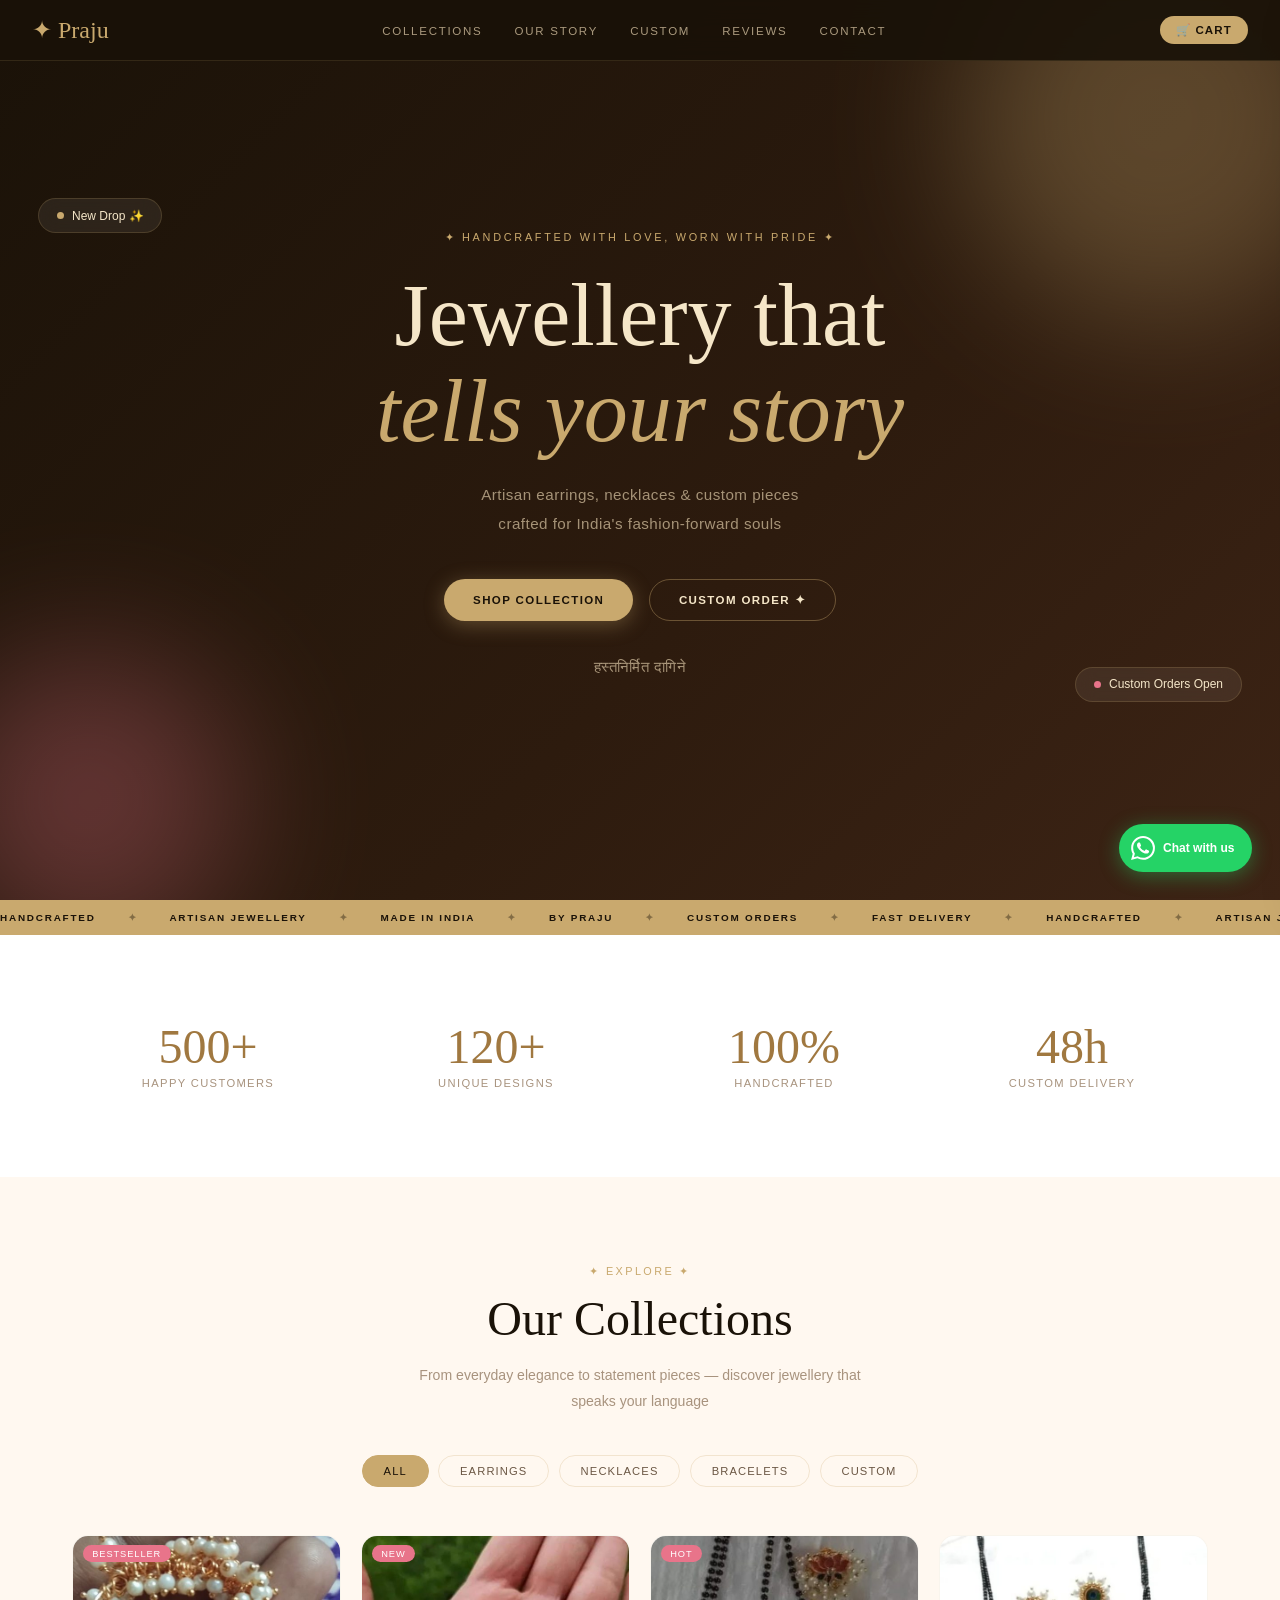
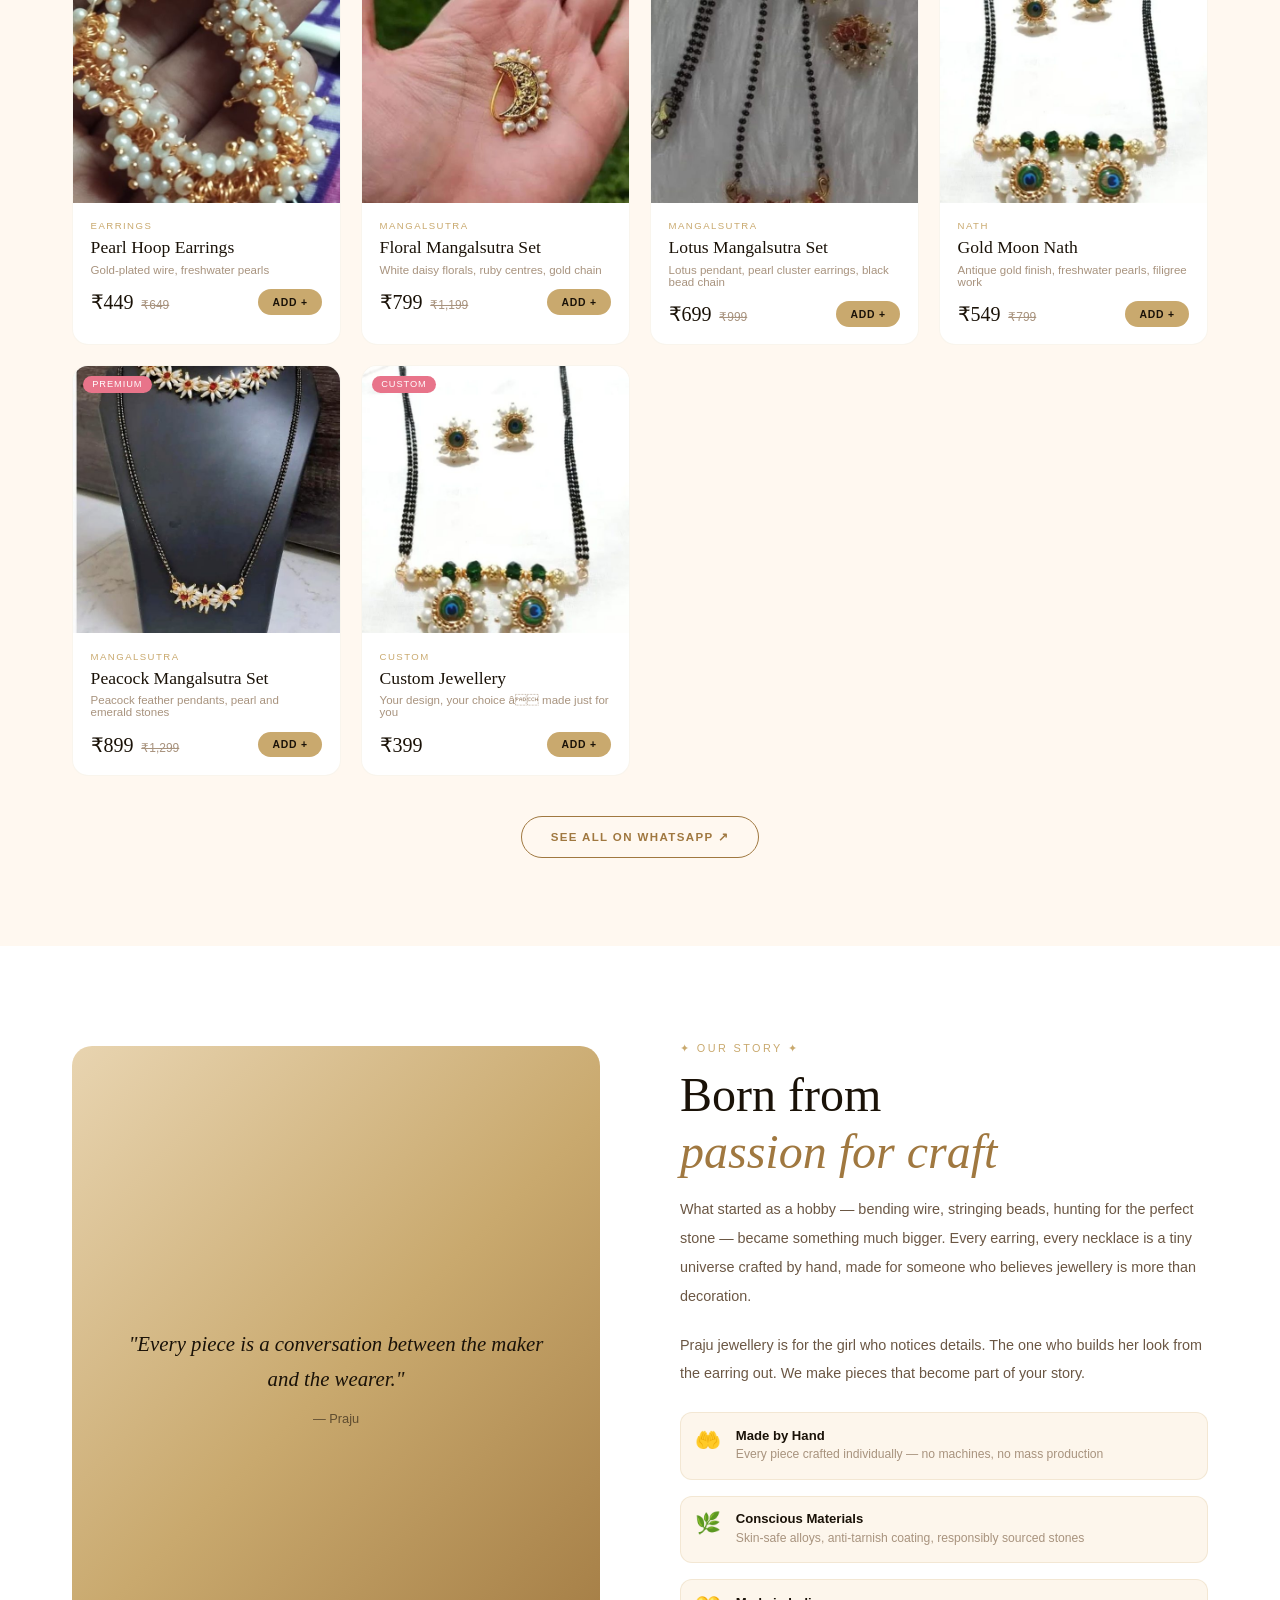
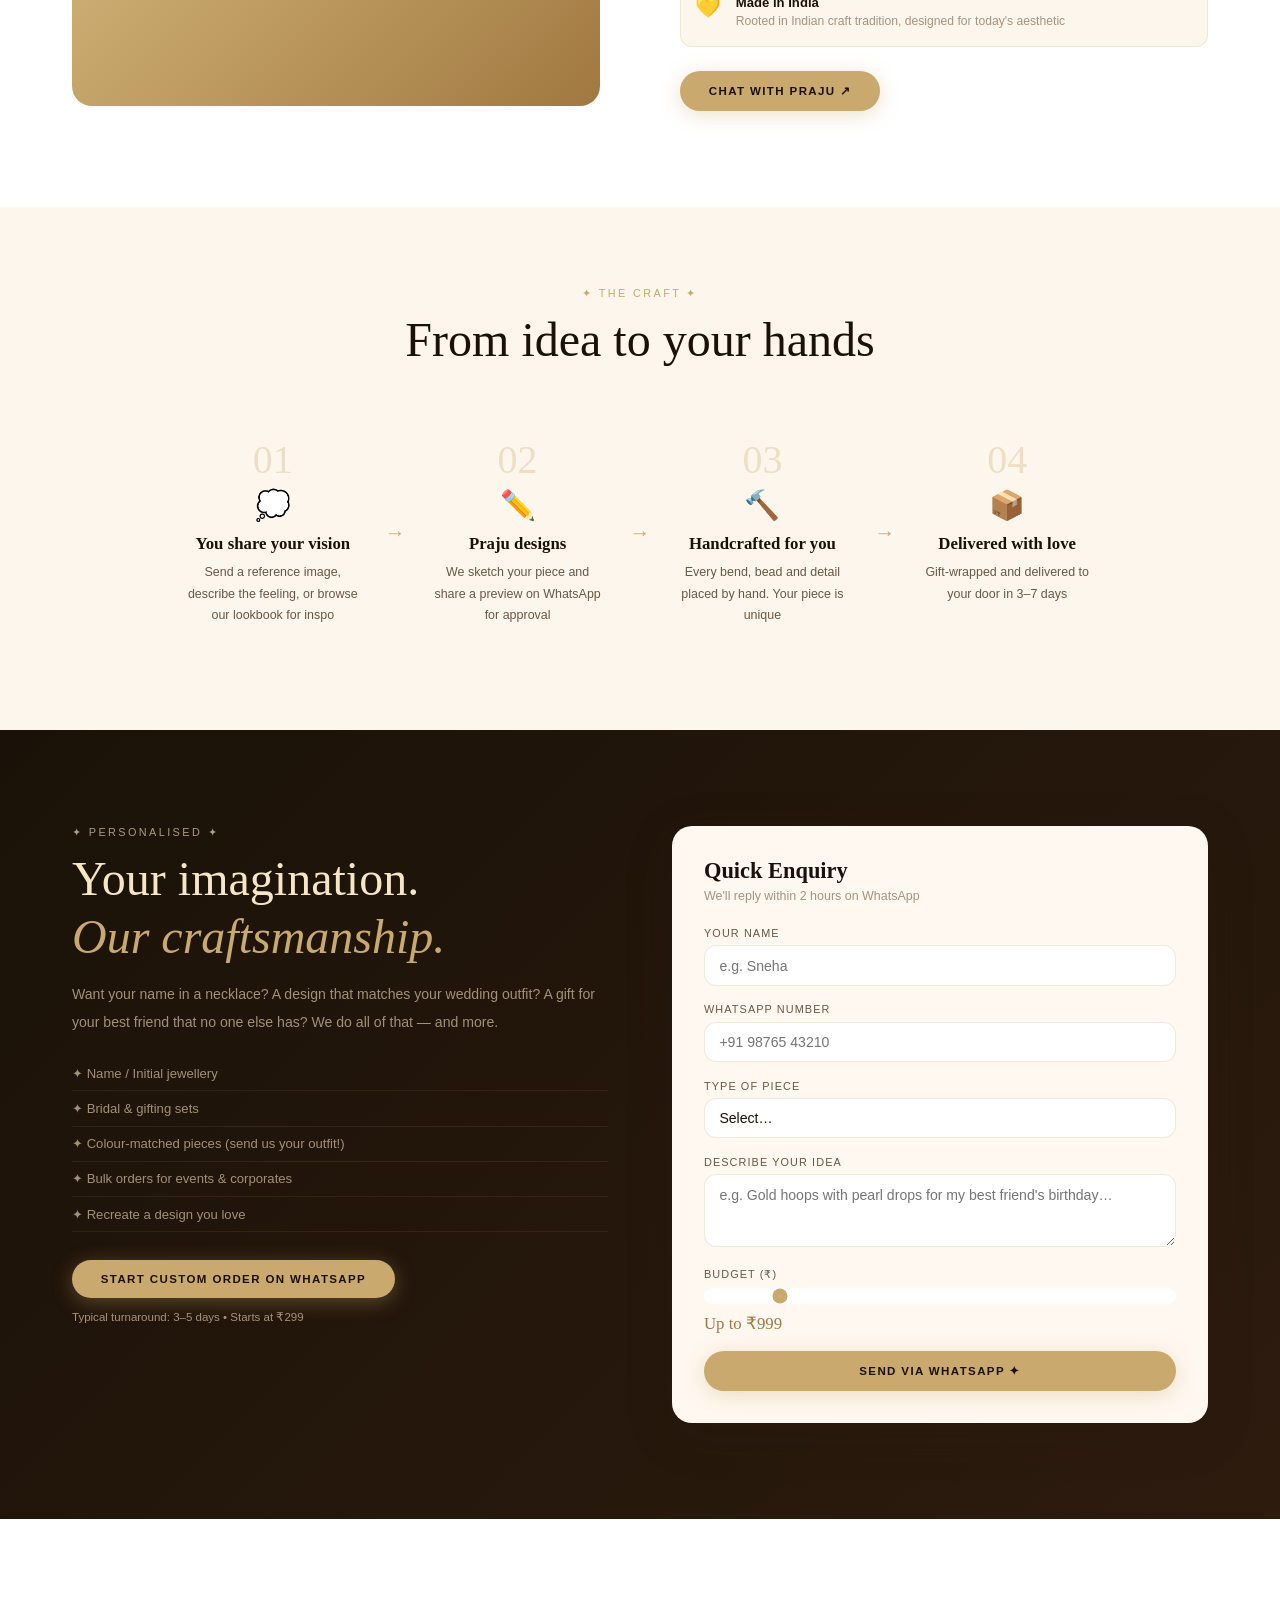
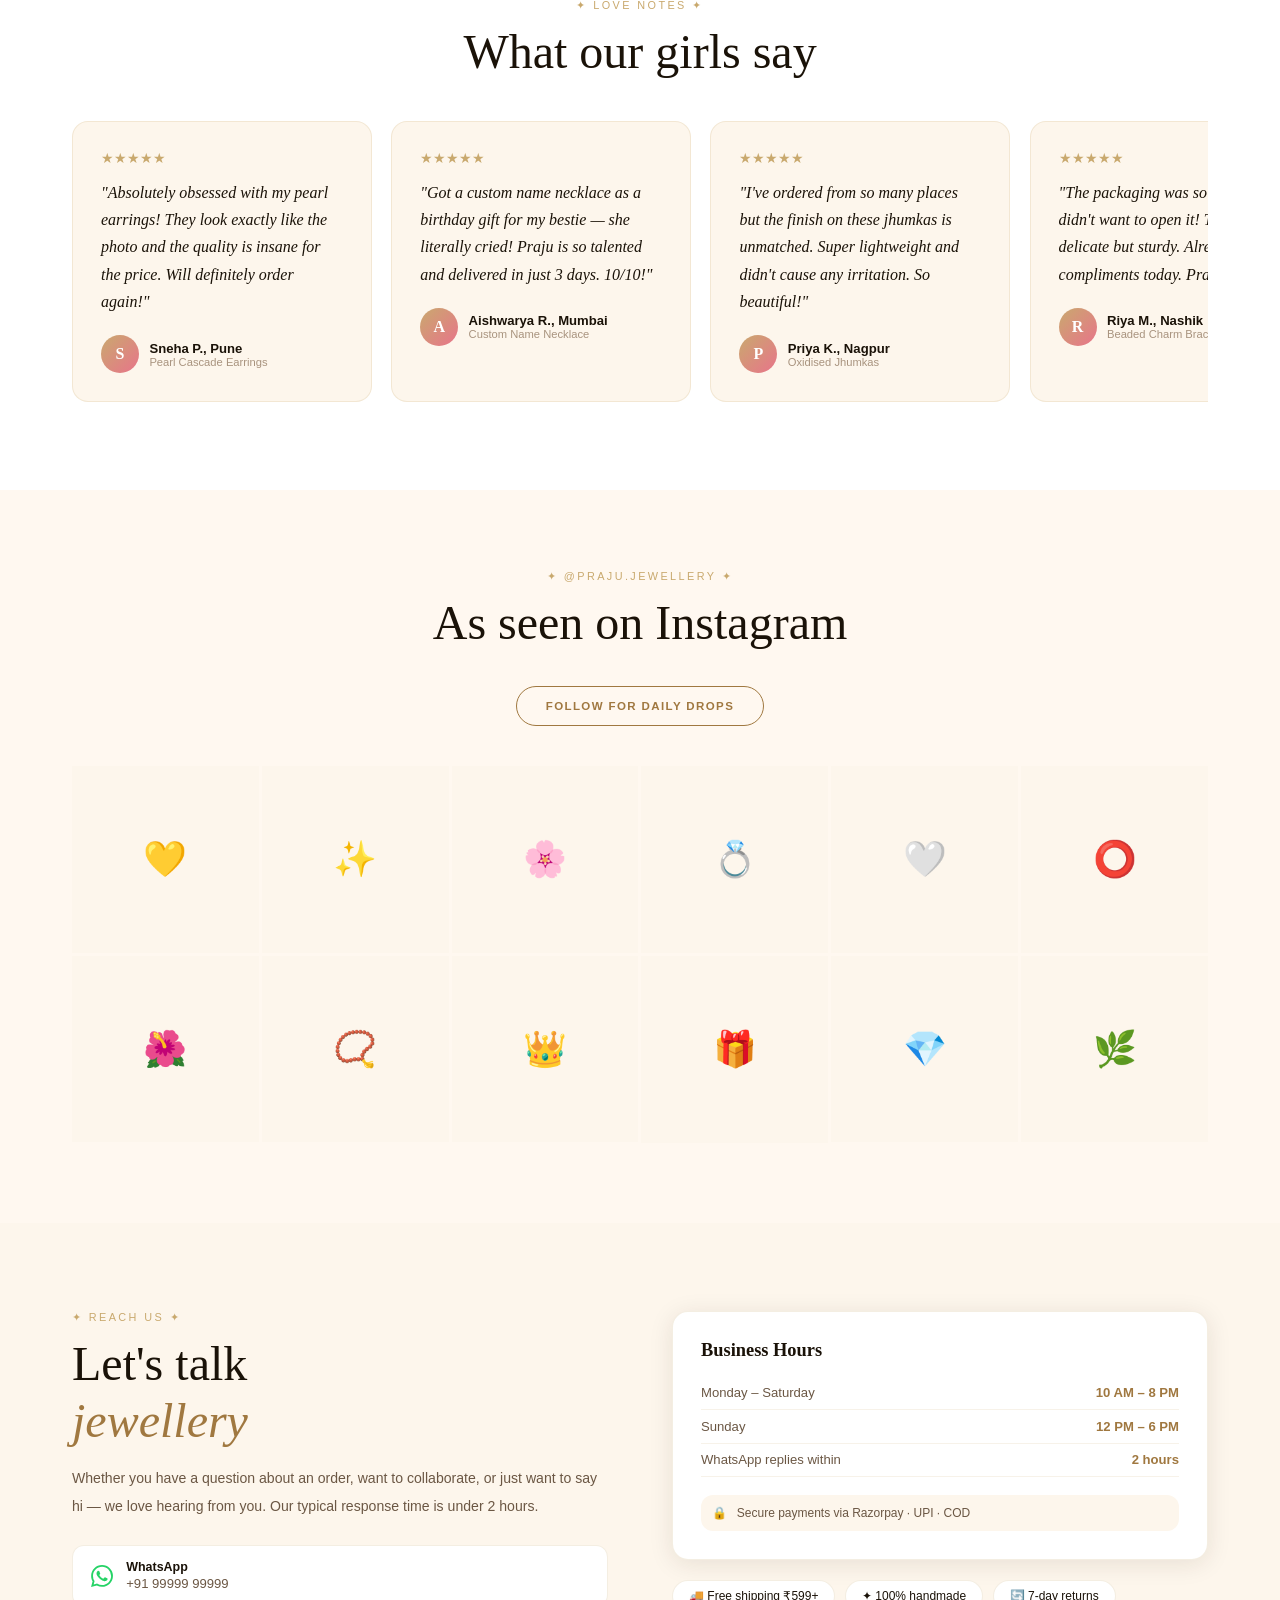
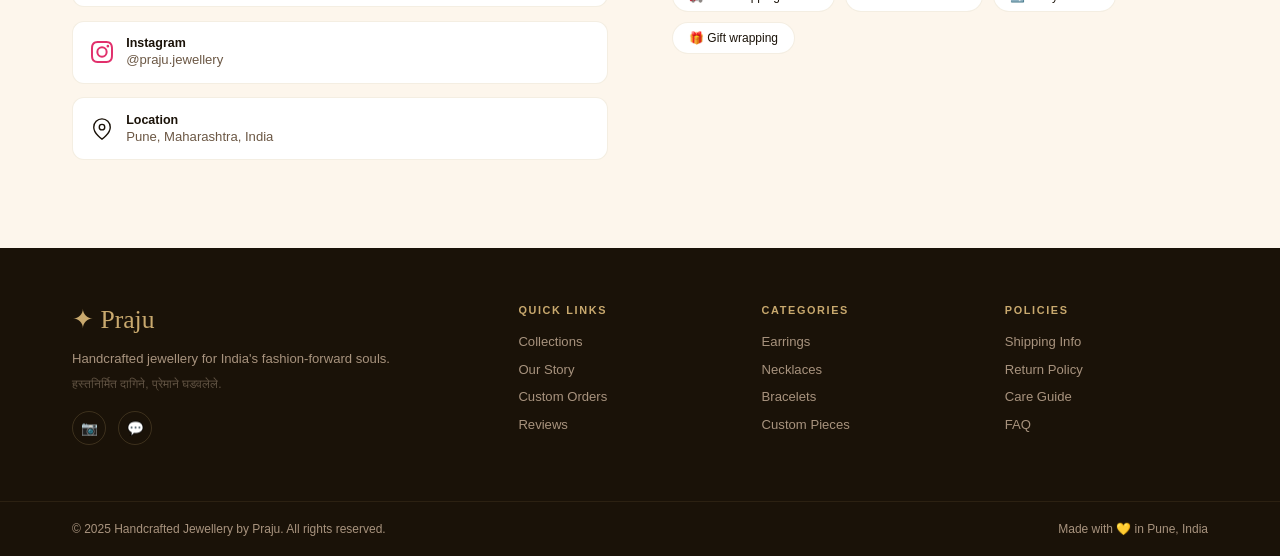
<file: index.html>
<!DOCTYPE html>
<html lang="en">
<head>
<meta charset="UTF-8"/>
<meta name="viewport" content="width=device-width, initial-scale=1.0"/>
<meta name="description" content="Handcrafted Jewellery by Praju — Artisan earrings, necklaces, bracelets & custom pieces. Made with love in India."/>
<title>Handcrafted Jewellery by Praju ✦</title>
<link rel="icon" href="data:image/svg+xml,<svg xmlns='http://www.w3.org/2000/svg' viewBox='0 0 100 100'><text y='.9em' font-size='90'>💛</text></svg>"/>
<style>
/* ── TOKENS ── */
:root{
  --gold:#C9A96E;--gold-d:#A07840;--gold-l:#F5E6C8;--gold-p:#FDF6EC;
  --rose:#E8748A;--rose-l:#FCE4EC;
  --ink:#1A1208;--mid:#6B5744;--muted:#A8937E;
  --cream:#FFF8F0;--white:#fff;
  --ff:'Georgia',serif;--ffs:'Segoe UI',Arial,sans-serif;
  --r:12px;--rr:999px;
  --sh:0 4px 24px rgba(45,27,14,.1);--sh2:0 12px 48px rgba(45,27,14,.18);
}
*,*::before,*::after{box-sizing:border-box;margin:0;padding:0}
html{scroll-behavior:smooth}
body{font-family:var(--ffs);background:var(--cream);color:var(--ink);overflow-x:hidden}
a{text-decoration:none;color:inherit}
img{display:block;max-width:100%}
button{border:none;background:none;font-family:inherit;cursor:pointer}
::selection{background:var(--gold-l)}

/* ── NAV ── */
nav{
  position:fixed;top:0;left:0;right:0;z-index:100;
  display:flex;align-items:center;justify-content:space-between;
  padding:1rem 2rem;background:rgba(26,18,8,.92);backdrop-filter:blur(12px);
  border-bottom:1px solid rgba(201,169,110,.15);
}
.logo{font-family:var(--ff);font-size:1.5rem;color:var(--gold);display:flex;align-items:center;gap:.4rem}
.nav-links{display:flex;gap:2rem;list-style:none}
.nav-links a{font-size:.72rem;letter-spacing:.15em;text-transform:uppercase;color:rgba(232,212,176,.7);transition:color .2s}
.nav-links a:hover{color:var(--gold)}
.nav-right{display:flex;align-items:center;gap:1rem}
.cart-btn{
  position:relative;background:var(--gold);color:var(--ink);
  border-radius:var(--rr);padding:.45rem 1rem;font-size:.72rem;
  letter-spacing:.1em;text-transform:uppercase;font-weight:700;
  display:flex;align-items:center;gap:.4rem;cursor:pointer;
}
.cart-btn:hover{background:var(--gold-d);color:#fff}
#cartCount{
  background:var(--rose);color:#fff;border-radius:50%;
  width:18px;height:18px;font-size:.62rem;display:none;
  align-items:center;justify-content:center;
}
#cartCount.show{display:flex}
.burger{display:none;flex-direction:column;gap:5px;padding:4px}
.burger span{display:block;width:22px;height:1.5px;background:var(--gold)}
@media(max-width:768px){
  nav{padding:.85rem 1.2rem}
  .nav-links{
    display:none;position:fixed;top:0;right:0;width:70vw;height:100vh;
    background:var(--ink);flex-direction:column;justify-content:center;
    align-items:center;gap:2.5rem;
  }
  .nav-links.open{display:flex}
  .nav-links a{color:var(--gold-l);font-size:.85rem}
  .burger{display:flex}
}

/* ── HERO ── */
.hero{
  min-height:100vh;display:flex;align-items:center;justify-content:center;
  background:linear-gradient(135deg,#1A1208 0%,#2D1B0E 60%,#3D2415 100%);
  position:relative;overflow:hidden;padding:6rem 1.5rem 3rem;text-align:center;
}
.hero-orb{
  position:absolute;border-radius:50%;filter:blur(70px);opacity:.3;
  pointer-events:none;
}
.hero-orb-1{width:400px;height:400px;background:var(--gold);top:-80px;right:-80px;animation:float 8s ease-in-out infinite}
.hero-orb-2{width:300px;height:300px;background:var(--rose);bottom:-50px;left:-60px;animation:float 10s ease-in-out infinite reverse}
@keyframes float{0%,100%{transform:translateY(0)}50%{transform:translateY(-20px)}}
.hero-content{position:relative;z-index:2;max-width:720px;margin:0 auto}
.hero-tag{
  display:inline-block;font-size:.68rem;letter-spacing:.25em;text-transform:uppercase;
  color:var(--gold);margin-bottom:1.5rem;
}
.hero h1{
  font-family:var(--ff);font-size:clamp(2.8rem,9vw,5.5rem);font-weight:400;
  color:var(--gold-l);line-height:1.1;margin-bottom:1.25rem;
}
.hero h1 em{font-style:italic;color:var(--gold)}
.hero p{
  color:rgba(232,212,176,.65);font-size:.95rem;line-height:1.9;
  margin-bottom:2.5rem;letter-spacing:.03em;
}
.hero-btns{display:flex;gap:1rem;justify-content:center;flex-wrap:wrap}
.hero-marathi{
  margin-top:2rem;font-size:.85rem;
  color:rgba(201,169,110,.4);letter-spacing:.1em;
}
.float-pill{
  position:absolute;background:rgba(255,255,255,.07);backdrop-filter:blur(10px);
  border:1px solid rgba(201,169,110,.2);border-radius:var(--rr);
  padding:.6rem 1.1rem;color:var(--gold-l);font-size:.75rem;
  display:flex;align-items:center;gap:.5rem;
}
.float-pill-dot{width:7px;height:7px;border-radius:50%;animation:pulse 2s ease-in-out infinite}
@keyframes pulse{0%,100%{transform:scale(1);opacity:1}50%{transform:scale(1.5);opacity:.5}}
.fp1{top:22%;left:3%;animation:floatc 7s ease-in-out infinite}
.fp2{bottom:22%;right:3%;animation:floatc 9s ease-in-out infinite reverse}
@keyframes floatc{0%,100%{transform:translateY(0)}50%{transform:translateY(-10px)}}
@media(max-width:600px){.float-pill{display:none}}

/* ── MARQUEE ── */
.marquee{overflow:hidden;background:var(--gold);padding:.75rem 0}
.marquee-inner{
  display:flex;gap:2rem;white-space:nowrap;
  animation:marquee 22s linear infinite;
}
.marquee-inner span{font-size:.62rem;letter-spacing:.18em;color:var(--ink);font-weight:700}
.marquee-dot{opacity:.4}
@keyframes marquee{from{transform:translateX(0)}to{transform:translateX(-50%)}}

/* ── BUTTONS ── */
.btn{
  display:inline-flex;align-items:center;gap:.4rem;
  padding:.8rem 1.8rem;border-radius:var(--rr);
  font-size:.72rem;letter-spacing:.12em;text-transform:uppercase;font-weight:700;
  transition:all .25s ease;white-space:nowrap;cursor:pointer;
}
.btn-gold{background:var(--gold);color:var(--ink);box-shadow:0 4px 20px rgba(201,169,110,.35)}
.btn-gold:hover{background:var(--gold-d);color:#fff;transform:translateY(-2px)}
.btn-ghost{background:transparent;color:var(--gold-l);border:1px solid rgba(201,169,110,.4)}
.btn-ghost:hover{background:rgba(201,169,110,.1);border-color:var(--gold)}
.btn-outline{border:1px solid var(--gold-d);color:var(--gold-d)}
.btn-outline:hover{background:var(--gold-d);color:#fff}
.btn-wa{background:#25D366;color:#fff;box-shadow:0 4px 20px rgba(37,211,102,.35)}
.btn-wa:hover{background:#1EBE58;transform:translateY(-2px)}
.btn-full{width:100%;justify-content:center}

/* ── SECTION HEADER ── */
.sec{padding:5rem 0}
.container{max-width:1200px;margin:0 auto;padding:0 2rem}
@media(max-width:600px){.container{padding:0 1.1rem}}
.sec-eyebrow{font-size:.68rem;letter-spacing:.22em;text-transform:uppercase;color:var(--gold);margin-bottom:.7rem;display:block}
.sec-title{font-family:var(--ff);font-size:clamp(2rem,5vw,3rem);font-weight:400;color:var(--ink);line-height:1.2;margin-bottom:.9rem}
.sec-title em{font-style:italic;color:var(--gold-d)}
.sec-sub{color:var(--muted);font-size:.88rem;line-height:1.9;max-width:480px}
.text-center{text-align:center}
.text-center .sec-sub{margin:0 auto}

/* ── STATS ── */
.stats{background:var(--white);padding:4rem 0}
.stats-grid{display:grid;grid-template-columns:repeat(4,1fr);gap:1rem;text-align:center}
.stat{padding:1.5rem}
.stat-num{font-family:var(--ff);font-size:3rem;color:var(--gold-d);line-height:1}
.stat-label{font-size:.7rem;letter-spacing:.12em;text-transform:uppercase;color:var(--muted);margin-top:.4rem}
@media(max-width:600px){.stats-grid{grid-template-columns:repeat(2,1fr)}}

/* ── PRODUCTS ── */
.products{padding:5.5rem 0;background:var(--cream)}
.filter-tabs{display:flex;gap:.6rem;flex-wrap:wrap;justify-content:center;margin-bottom:3rem}
.ftab{
  padding:.55rem 1.3rem;border-radius:var(--rr);border:1px solid rgba(201,169,110,.25);
  font-size:.7rem;letter-spacing:.1em;text-transform:uppercase;color:var(--mid);
  transition:all .2s ease;cursor:pointer;
}
.ftab:hover,.ftab.active{background:var(--gold);color:var(--ink);border-color:var(--gold)}
.grid{display:grid;grid-template-columns:repeat(auto-fill,minmax(240px,1fr));gap:1.25rem}
.card{
  background:var(--white);border-radius:16px;overflow:hidden;
  border:1px solid rgba(201,169,110,.12);
  transition:transform .3s ease,box-shadow .3s ease;
}
.card:hover{transform:translateY(-5px);box-shadow:var(--sh2)}
.card-img{
  aspect-ratio:1;background:var(--gold-p);display:flex;
  align-items:center;justify-content:center;font-size:3.5rem;
  position:relative;overflow:hidden;transition:transform .3s ease;
}
.card:hover .card-img{transform:scale(1.04)}
.card-badge{
  position:absolute;top:.6rem;left:.6rem;
  background:var(--rose);color:#fff;
  font-size:.58rem;letter-spacing:.1em;text-transform:uppercase;
  padding:.22rem .6rem;border-radius:var(--rr);
}
.badge-new{background:var(--gold-d)}
.card-body{padding:1.1rem}
.card-cat{font-size:.6rem;letter-spacing:.15em;text-transform:uppercase;color:var(--gold);margin-bottom:.3rem}
.card-name{font-family:var(--ff);font-size:1.1rem;color:var(--ink);margin-bottom:.25rem;line-height:1.35}
.card-mat{font-size:.72rem;color:var(--muted);margin-bottom:.85rem}
.card-footer{display:flex;align-items:center;justify-content:space-between;gap:.5rem}
.card-price{font-family:var(--ff);font-size:1.25rem;color:var(--ink)}
.card-compare{font-size:.75rem;color:var(--muted);text-decoration:line-through;margin-left:.2rem}
.add-btn{
  background:var(--gold);color:var(--ink);border-radius:var(--rr);
  padding:.45rem .9rem;font-size:.65rem;letter-spacing:.08em;
  text-transform:uppercase;font-weight:700;transition:all .2s;cursor:pointer;
}
.add-btn:hover{background:var(--gold-d);color:#fff}
.products-more{text-align:center;margin-top:2.5rem}

/* ── STORY ── */
.story{padding:6rem 0;background:var(--white)}
.story-grid{display:grid;grid-template-columns:1fr 1fr;gap:5rem;align-items:center}
.story-visual{
  aspect-ratio:4/5;border-radius:20px;
  background:linear-gradient(135deg,#E8D4B0 0%,var(--gold) 50%,var(--gold-d) 100%);
  display:flex;align-items:center;justify-content:center;text-align:center;
  padding:2.5rem;
}
.story-quote{font-family:var(--ff);font-size:1.3rem;color:var(--ink);line-height:1.7;font-style:italic;margin-bottom:.75rem}
.story-author{font-size:.8rem;color:rgba(26,18,8,.6)}
.story-body{color:var(--mid);line-height:2;font-size:.9rem;margin-bottom:1.25rem}
.pillars{display:flex;flex-direction:column;gap:1rem;margin:1.5rem 0}
.pillar{
  display:flex;align-items:flex-start;gap:.9rem;
  padding:.9rem;border-radius:var(--r);
  background:var(--gold-p);border:1px solid rgba(201,169,110,.2);
}
.pillar-icon{font-size:1.3rem;flex-shrink:0}
.pillar strong{display:block;font-size:.82rem;color:var(--ink);margin-bottom:.15rem}
.pillar p{font-size:.76rem;color:var(--muted);line-height:1.6}
@media(max-width:900px){.story-grid{grid-template-columns:1fr;gap:2.5rem}}

/* ── PROCESS ── */
.process{padding:5rem 0;background:var(--gold-p)}
.steps{display:flex;align-items:flex-start;gap:.5rem;flex-wrap:wrap;justify-content:center}
.step{flex:1;min-width:160px;max-width:200px;text-align:center;padding:1.5rem .8rem}
.step-num{font-family:var(--ff);font-size:2.5rem;color:rgba(201,169,110,.3);line-height:1;margin-bottom:.5rem}
.step-icon{font-size:1.8rem;margin-bottom:.75rem}
.step h3{font-family:var(--ff);font-size:1.05rem;color:var(--ink);margin-bottom:.5rem;font-weight:600}
.step p{font-size:.78rem;color:var(--mid);line-height:1.7}
.step-arrow{font-size:1.3rem;color:var(--gold);align-self:center;padding:0 .25rem}
@media(max-width:700px){.step-arrow{display:none}}

/* ── CUSTOM ── */
.custom-sec{
  padding:6rem 0;
  background:linear-gradient(135deg,#1A1208 0%,#2D1B0E 100%);
}
.custom-grid{display:grid;grid-template-columns:1fr 1fr;gap:4rem;align-items:start}
.custom-eyebrow{color:rgba(232,212,176,.7) !important}
.custom-title{color:var(--gold-l)}
.custom-title em{color:var(--gold)}
.custom-body{color:rgba(232,212,176,.65);line-height:2;font-size:.88rem;margin-bottom:1.25rem}
.custom-list{list-style:none;margin-bottom:1.75rem}
.custom-list li{
  color:rgba(232,212,176,.65);font-size:.82rem;
  padding:.6rem 0;border-bottom:1px solid rgba(201,169,110,.1);
}
.custom-note{font-size:.72rem;color:var(--muted);margin-top:.6rem}
.form-card{background:var(--cream);border-radius:20px;padding:2rem;box-shadow:var(--sh2)}
.form-card h3{font-family:var(--ff);font-size:1.4rem;color:var(--ink);margin-bottom:.3rem}
.form-card p{font-size:.78rem;color:var(--muted);margin-bottom:1.5rem}
.fg{margin-bottom:1.1rem}
.fg label{display:block;font-size:.68rem;letter-spacing:.1em;text-transform:uppercase;color:var(--mid);margin-bottom:.4rem}
.fg input,.fg textarea,.fg select{
  width:100%;padding:.7rem .9rem;border:1px solid rgba(201,169,110,.25);
  border-radius:var(--r);background:var(--white);color:var(--ink);font-size:.88rem;
  outline:none;font-family:inherit;transition:border-color .2s;appearance:none;
}
.fg input:focus,.fg textarea:focus,.fg select:focus{border-color:var(--gold)}
.fg input[type="range"]{padding:0;border:none;accent-color:var(--gold)}
.budget-val{font-family:var(--ff);font-size:1.05rem;color:var(--gold-d);margin-top:.3rem}
@media(max-width:900px){.custom-grid{grid-template-columns:1fr;gap:2.5rem}}

/* ── REVIEWS ── */
.reviews{padding:5rem 0;background:var(--white)}
.reviews-track{
  display:flex;gap:1.2rem;overflow-x:auto;scroll-snap-type:x mandatory;
  scrollbar-width:none;padding-bottom:.5rem;
}
.reviews-track::-webkit-scrollbar{display:none}
.rev-card{
  flex-shrink:0;width:300px;scroll-snap-align:start;
  background:var(--gold-p);border-radius:16px;padding:1.75rem;
  border:1px solid rgba(201,169,110,.2);
}
.rev-stars{color:var(--gold);margin-bottom:.85rem;font-size:.9rem}
.rev-text{font-family:var(--ff);font-size:1rem;color:var(--ink);line-height:1.7;font-style:italic;margin-bottom:1.25rem}
.rev-foot{display:flex;align-items:center;gap:.65rem}
.rev-avatar{
  width:38px;height:38px;border-radius:50%;
  background:linear-gradient(135deg,var(--gold),var(--rose));
  display:flex;align-items:center;justify-content:center;
  color:#fff;font-weight:700;font-family:var(--ff);font-size:1rem;flex-shrink:0;
}
.rev-name{font-size:.82rem;font-weight:700;color:var(--ink)}
.rev-meta{font-size:.7rem;color:var(--muted)}

/* ── INSTAGRAM ── */
.insta{padding:5rem 0;background:var(--cream)}
.insta-header{text-align:center;margin-bottom:2.5rem}
.insta-header .btn{margin-top:1.25rem}
.insta-grid{
  display:grid;grid-template-columns:repeat(6,1fr);gap:3px;
}
.insta-item{
  aspect-ratio:1;background:var(--gold-p);display:flex;
  align-items:center;justify-content:center;font-size:2.2rem;
  overflow:hidden;cursor:pointer;position:relative;
}
.insta-item-inner{transition:transform .3s ease}
.insta-item:hover .insta-item-inner{transform:scale(1.1)}
.insta-overlay{
  position:absolute;inset:0;background:rgba(26,18,8,.55);
  display:flex;align-items:center;justify-content:center;
  opacity:0;transition:opacity .3s;font-size:.65rem;
  letter-spacing:.1em;text-transform:uppercase;color:#fff;
}
.insta-item:hover .insta-overlay{opacity:1}
@media(max-width:600px){.insta-grid{grid-template-columns:repeat(3,1fr)}}

/* ── CONTACT ── */
.contact{padding:5.5rem 0;background:var(--gold-p)}
.contact-grid{display:grid;grid-template-columns:1fr 1fr;gap:4rem;align-items:start}
.contact-body{color:var(--mid);line-height:2;font-size:.88rem;margin-bottom:1.5rem}
.contact-methods{display:flex;flex-direction:column;gap:.85rem}
.cmethod{
  display:flex;align-items:center;gap:.85rem;
  padding:.9rem 1.1rem;border-radius:var(--r);
  background:var(--white);border:1px solid rgba(201,169,110,.2);
  transition:all .25s;
}
.cmethod:hover{transform:translateX(3px);box-shadow:var(--sh)}
.cmethod-wa{color:#25D366}
.cmethod-wa:hover{background:#f0fff4;border-color:#25D366}
.cmethod-ig{color:#E1306C}
.cmethod-ig:hover{background:#fff0f5;border-color:#E1306C}
.cmethod strong{display:block;font-size:.78rem;color:var(--ink)}
.cmethod span{font-size:.82rem;color:var(--mid)}
.hours-card{background:var(--white);border-radius:16px;padding:1.75rem;border:1px solid rgba(201,169,110,.2);box-shadow:var(--sh)}
.hours-card h3{font-family:var(--ff);font-size:1.15rem;color:var(--ink);margin-bottom:1rem}
.hrow{display:flex;justify-content:space-between;padding:.55rem 0;border-bottom:1px solid rgba(201,169,110,.15);font-size:.82rem;color:var(--mid)}
.hrow:last-child{border-bottom:none}
.htime{font-weight:700;color:var(--gold-d)}
.guarantee{display:flex;align-items:center;gap:.6rem;margin-top:1.1rem;padding:.7rem;background:var(--gold-p);border-radius:var(--r);font-size:.75rem;color:var(--mid)}
.badges{display:flex;flex-wrap:wrap;gap:.6rem;margin-top:1.25rem}
.badge{padding:.5rem 1rem;border-radius:var(--rr);background:var(--white);border:1px solid rgba(201,169,110,.2);font-size:.75rem;color:var(--ink)}
@media(max-width:900px){.contact-grid{grid-template-columns:1fr;gap:2.5rem}}

/* ── FOOTER ── */
footer{background:var(--ink)}
.footer-top{padding:3.5rem 0}
.footer-grid{display:grid;grid-template-columns:2fr 1fr 1fr 1fr;gap:2.5rem}
.footer-logo{font-family:var(--ff);font-size:1.6rem;color:var(--gold);margin-bottom:.75rem}
.footer-tag{font-size:.82rem;color:var(--muted);line-height:1.8;margin-bottom:.4rem}
.footer-mr{font-size:.75rem;color:rgba(168,147,126,.5);margin-bottom:1.25rem}
.footer-social{display:flex;gap:.75rem}
.footer-social a{
  width:34px;height:34px;border-radius:50%;border:1px solid rgba(201,169,110,.2);
  color:var(--muted);display:flex;align-items:center;justify-content:center;font-size:.85rem;
  transition:all .2s;
}
.footer-social a:hover{background:var(--gold);border-color:var(--gold);color:var(--ink)}
.footer-col h4{font-size:.68rem;letter-spacing:.15em;text-transform:uppercase;color:var(--gold);margin-bottom:1rem}
.footer-col ul{list-style:none;display:flex;flex-direction:column;gap:.6rem}
.footer-col a{font-size:.82rem;color:var(--muted);transition:color .2s}
.footer-col a:hover{color:var(--gold-l)}
.footer-bottom{border-top:1px solid rgba(201,169,110,.1);padding:1.25rem 0}
.footer-bottom-inner{display:flex;justify-content:space-between;align-items:center;flex-wrap:wrap;gap:.75rem;font-size:.75rem;color:var(--muted)}
@media(max-width:900px){.footer-grid{grid-template-columns:1fr 1fr}}
@media(max-width:480px){.footer-grid{grid-template-columns:1fr}}

/* ── WA FAB ── */
.wa-fab{
  position:fixed;bottom:1.75rem;right:1.75rem;z-index:90;
  background:#25D366;color:#fff;border-radius:var(--rr);
  padding:.75rem 1.1rem .75rem .75rem;display:flex;align-items:center;gap:.5rem;
  box-shadow:0 4px 20px rgba(37,211,102,.4);transition:all .25s;font-size:.75rem;font-weight:700;
}
.wa-fab:hover{transform:translateY(-3px);box-shadow:0 8px 30px rgba(37,211,102,.5)}
.wa-fab svg{flex-shrink:0}
@media(max-width:480px){.wa-fab span{display:none}.wa-fab{border-radius:50%;padding:.85rem}}

/* ── CART SIDEBAR ── */
.cart-overlay{position:fixed;inset:0;background:rgba(26,18,8,.6);z-index:150;opacity:0;visibility:hidden;transition:all .3s;backdrop-filter:blur(4px)}
.cart-overlay.open{opacity:1;visibility:visible}
.cart-sidebar{
  position:fixed;top:0;right:-420px;width:100%;max-width:390px;height:100vh;
  background:var(--cream);z-index:160;display:flex;flex-direction:column;
  transition:right .35s cubic-bezier(.25,.46,.45,.94);box-shadow:var(--sh2);
}
.cart-sidebar.open{right:0}
.cart-head{display:flex;align-items:center;justify-content:space-between;padding:1.25rem 1.5rem;border-bottom:1px solid rgba(201,169,110,.2)}
.cart-head h3{font-family:var(--ff);font-size:1.3rem;color:var(--ink)}
.cart-close{font-size:1.2rem;color:var(--muted);transition:color .2s;cursor:pointer}
.cart-close:hover{color:var(--ink)}
.cart-items{flex:1;overflow-y:auto;padding:1.25rem 1.5rem}
.cart-empty-msg{text-align:center;padding:3rem 1rem}
.cart-empty-msg span{font-size:2.5rem;display:block;margin-bottom:.75rem}
.cart-empty-msg p{color:var(--muted);font-size:.88rem;margin-bottom:1.25rem}
.cart-item-row{display:flex;gap:.9rem;padding:.85rem 0;border-bottom:1px solid rgba(201,169,110,.15)}
.ci-img{width:64px;height:64px;border-radius:var(--r);background:var(--gold-p);display:flex;align-items:center;justify-content:center;font-size:1.8rem;flex-shrink:0}
.ci-name{font-size:.88rem;color:var(--ink);margin-bottom:.2rem}
.ci-price{font-family:var(--ff);font-size:1.05rem;color:var(--gold-d)}
.ci-remove{font-size:.72rem;color:var(--muted);cursor:pointer;margin-top:.3rem;display:inline-block}
.ci-remove:hover{color:var(--rose)}
.cart-foot{padding:1.25rem 1.5rem;border-top:1px solid rgba(201,169,110,.2);background:var(--white)}
.cart-total-row{display:flex;justify-content:space-between;margin-bottom:.9rem;font-size:.88rem;color:var(--mid)}
.cart-total-row span:last-child{font-family:var(--ff);font-size:1.25rem;color:var(--ink)}
.cart-note{font-size:.68rem;color:var(--muted);text-align:center;margin-top:.6rem}

/* ── TOAST ── */
.toast{
  position:fixed;bottom:6rem;right:1.75rem;z-index:200;
  background:var(--ink);color:var(--gold-l);
  padding:.75rem 1.4rem;border-radius:var(--rr);font-size:.8rem;
  display:flex;align-items:center;gap:.4rem;
  opacity:0;transform:translateY(8px);transition:all .3s;pointer-events:none;
}
.toast.show{opacity:1;transform:translateY(0)}
</style>
</head>
<body>

<!-- NAV -->
<nav id="nav">
  <div class="logo">✦ Praju</div>
  <ul class="nav-links" id="navLinks">
    <li><a href="#collections" onclick="closeMenu()">Collections</a></li>
    <li><a href="#story" onclick="closeMenu()">Our Story</a></li>
    <li><a href="#custom" onclick="closeMenu()">Custom</a></li>
    <li><a href="#reviews" onclick="closeMenu()">Reviews</a></li>
    <li><a href="#contact" onclick="closeMenu()">Contact</a></li>
  </ul>
  <div class="nav-right">
    <button class="cart-btn" onclick="openCart()">
      🛒 Cart <span id="cartCount">0</span>
    </button>
    <button class="burger" id="burger" onclick="toggleMenu()">
      <span></span><span></span><span></span>
    </button>
  </div>
</nav>

<!-- HERO -->
<section class="hero" id="hero">
  <div class="hero-orb hero-orb-1"></div>
  <div class="hero-orb hero-orb-2"></div>
  <div class="float-pill fp1">
    <div class="float-pill-dot" style="background:var(--gold)"></div>New Drop ✨
  </div>
  <div class="float-pill fp2">
    <div class="float-pill-dot" style="background:var(--rose)"></div>Custom Orders Open
  </div>
  <div class="hero-content">
    <span class="hero-tag">✦ Handcrafted with love, worn with pride ✦</span>
    <h1>Jewellery that<br/><em>tells your story</em></h1>
    <p>Artisan earrings, necklaces &amp; custom pieces<br/>crafted for India's fashion-forward souls</p>
    <div class="hero-btns">
      <a href="#collections" class="btn btn-gold">Shop Collection</a>
      <a href="#custom" class="btn btn-ghost">Custom Order ✦</a>
    </div>
    <p class="hero-marathi">हस्तनिर्मित दागिने</p>
  </div>
</section>

<!-- MARQUEE -->
<div class="marquee">
  <div class="marquee-inner">
    <span>HANDCRAFTED</span><span class="marquee-dot">✦</span>
    <span>ARTISAN JEWELLERY</span><span class="marquee-dot">✦</span>
    <span>MADE IN INDIA</span><span class="marquee-dot">✦</span>
    <span>BY PRAJU</span><span class="marquee-dot">✦</span>
    <span>CUSTOM ORDERS</span><span class="marquee-dot">✦</span>
    <span>FAST DELIVERY</span><span class="marquee-dot">✦</span>
    <span>HANDCRAFTED</span><span class="marquee-dot">✦</span>
    <span>ARTISAN JEWELLERY</span><span class="marquee-dot">✦</span>
    <span>MADE IN INDIA</span><span class="marquee-dot">✦</span>
    <span>BY PRAJU</span><span class="marquee-dot">✦</span>
    <span>CUSTOM ORDERS</span><span class="marquee-dot">✦</span>
    <span>FAST DELIVERY</span><span class="marquee-dot">✦</span>
  </div>
</div>

<!-- STATS -->
<div class="stats">
  <div class="container">
    <div class="stats-grid">
      <div class="stat"><div class="stat-num">500+</div><div class="stat-label">Happy Customers</div></div>
      <div class="stat"><div class="stat-num">120+</div><div class="stat-label">Unique Designs</div></div>
      <div class="stat"><div class="stat-num">100%</div><div class="stat-label">Handcrafted</div></div>
      <div class="stat"><div class="stat-num">48h</div><div class="stat-label">Custom Delivery</div></div>
    </div>
  </div>
</div>

<!-- COLLECTIONS -->
<section class="products" id="collections">
  <div class="container">
    <div class="text-center" style="margin-bottom:2.5rem">
      <span class="sec-eyebrow">✦ Explore ✦</span>
      <h2 class="sec-title">Our Collections</h2>
      <p class="sec-sub">From everyday elegance to statement pieces — discover jewellery that speaks your language</p>
    </div>
    <div class="filter-tabs">
      <button class="ftab active" onclick="filterP(this,'all')">All</button>
      <button class="ftab" onclick="filterP(this,'earrings')">Earrings</button>
      <button class="ftab" onclick="filterP(this,'necklace')">Necklaces</button>
      <button class="ftab" onclick="filterP(this,'bracelet')">Bracelets</button>
      <button class="ftab" onclick="filterP(this,'custom')">Custom</button>
    </div>
    <div class="grid" id="productGrid"></div>
    <div class="products-more">
      <a href="https://wa.me/919999999999?text=Hi%20Praju!%20I%20want%20to%20see%20more%20of%20your%20jewellery%20collection%20%F0%9F%92%9B" target="_blank" class="btn btn-outline">See All on WhatsApp ↗</a>
    </div>
  </div>
</section>

<!-- STORY -->
<section class="story" id="story">
  <div class="container">
    <div class="story-grid">
      <div class="story-visual">
        <div>
          <p class="story-quote">"Every piece is a conversation between the maker and the wearer."</p>
          <span class="story-author">— Praju</span>
        </div>
      </div>
      <div>
        <span class="sec-eyebrow">✦ Our Story ✦</span>
        <h2 class="sec-title">Born from<br/><em>passion for craft</em></h2>
        <p class="story-body">What started as a hobby — bending wire, stringing beads, hunting for the perfect stone — became something much bigger. Every earring, every necklace is a tiny universe crafted by hand, made for someone who believes jewellery is more than decoration.</p>
        <p class="story-body">Praju jewellery is for the girl who notices details. The one who builds her look from the earring out. We make pieces that become part of your story.</p>
        <div class="pillars">
          <div class="pillar"><span class="pillar-icon">🤲</span><div><strong>Made by Hand</strong><p>Every piece crafted individually — no machines, no mass production</p></div></div>
          <div class="pillar"><span class="pillar-icon">🌿</span><div><strong>Conscious Materials</strong><p>Skin-safe alloys, anti-tarnish coating, responsibly sourced stones</p></div></div>
          <div class="pillar"><span class="pillar-icon">💛</span><div><strong>Made in India</strong><p>Rooted in Indian craft tradition, designed for today's aesthetic</p></div></div>
        </div>
        <a href="https://wa.me/919999999999" target="_blank" class="btn btn-gold">Chat with Praju ↗</a>
      </div>
    </div>
  </div>
</section>

<!-- PROCESS -->
<section class="process">
  <div class="container">
    <div class="text-center" style="margin-bottom:3rem">
      <span class="sec-eyebrow">✦ The Craft ✦</span>
      <h2 class="sec-title">From idea to your hands</h2>
    </div>
    <div class="steps">
      <div class="step"><div class="step-num">01</div><div class="step-icon">💭</div><h3>You share your vision</h3><p>Send a reference image, describe the feeling, or browse our lookbook for inspo</p></div>
      <div class="step-arrow">→</div>
      <div class="step"><div class="step-num">02</div><div class="step-icon">✏️</div><h3>Praju designs</h3><p>We sketch your piece and share a preview on WhatsApp for approval</p></div>
      <div class="step-arrow">→</div>
      <div class="step"><div class="step-num">03</div><div class="step-icon">🔨</div><h3>Handcrafted for you</h3><p>Every bend, bead and detail placed by hand. Your piece is unique</p></div>
      <div class="step-arrow">→</div>
      <div class="step"><div class="step-num">04</div><div class="step-icon">📦</div><h3>Delivered with love</h3><p>Gift-wrapped and delivered to your door in 3–7 days</p></div>
    </div>
  </div>
</section>

<!-- CUSTOM -->
<section class="custom-sec" id="custom">
  <div class="container">
    <div class="custom-grid">
      <div>
        <span class="sec-eyebrow custom-eyebrow">✦ Personalised ✦</span>
        <h2 class="sec-title custom-title">Your imagination.<br/><em>Our craftsmanship.</em></h2>
        <p class="custom-body">Want your name in a necklace? A design that matches your wedding outfit? A gift for your best friend that no one else has? We do all of that — and more.</p>
        <ul class="custom-list">
          <li>✦ Name / Initial jewellery</li>
          <li>✦ Bridal &amp; gifting sets</li>
          <li>✦ Colour-matched pieces (send us your outfit!)</li>
          <li>✦ Bulk orders for events &amp; corporates</li>
          <li>✦ Recreate a design you love</li>
        </ul>
        <a href="https://wa.me/919999999999?text=Hi%20Praju!%20I%20want%20a%20custom%20order%20%F0%9F%92%9B" target="_blank" class="btn btn-gold">Start Custom Order on WhatsApp</a>
        <p class="custom-note" style="margin-top:.75rem">Typical turnaround: 3–5 days • Starts at ₹299</p>
      </div>
      <div class="form-card">
        <h3>Quick Enquiry</h3>
        <p>We'll reply within 2 hours on WhatsApp</p>
        <form onsubmit="submitForm(event)">
          <div class="fg"><label>Your Name</label><input type="text" id="fname" placeholder="e.g. Sneha" required /></div>
          <div class="fg"><label>WhatsApp Number</label><input type="tel" id="fphone" placeholder="+91 98765 43210" required /></div>
          <div class="fg"><label>Type of Piece</label>
            <select id="ftype">
              <option value="">Select…</option>
              <option>Earrings</option><option>Necklace</option>
              <option>Bracelet</option><option>Ring</option>
              <option>Full Set</option><option>Other</option>
            </select>
          </div>
          <div class="fg"><label>Describe your idea</label><textarea id="fidea" rows="3" placeholder="e.g. Gold hoops with pearl drops for my best friend's birthday…"></textarea></div>
          <div class="fg">
            <label>Budget (₹)</label>
            <input type="range" id="fbudget" min="299" max="5000" value="999" oninput="document.getElementById('fbudgetval').textContent=parseInt(this.value).toLocaleString('en-IN')"/>
            <div class="budget-val">Up to ₹<span id="fbudgetval">999</span></div>
          </div>
          <button type="submit" class="btn btn-gold btn-full">Send via WhatsApp ✦</button>
        </form>
      </div>
    </div>
  </div>
</section>

<!-- REVIEWS -->
<section class="reviews" id="reviews">
  <div class="container">
    <div class="text-center" style="margin-bottom:2.5rem">
      <span class="sec-eyebrow">✦ Love Notes ✦</span>
      <h2 class="sec-title">What our girls say</h2>
    </div>
    <div class="reviews-track">
      <div class="rev-card"><div class="rev-stars">★★★★★</div><p class="rev-text">"Absolutely obsessed with my pearl earrings! They look exactly like the photo and the quality is insane for the price. Will definitely order again!"</p><div class="rev-foot"><div class="rev-avatar">S</div><div><div class="rev-name">Sneha P., Pune</div><div class="rev-meta">Pearl Cascade Earrings</div></div></div></div>
      <div class="rev-card"><div class="rev-stars">★★★★★</div><p class="rev-text">"Got a custom name necklace as a birthday gift for my bestie — she literally cried! Praju is so talented and delivered in just 3 days. 10/10!"</p><div class="rev-foot"><div class="rev-avatar">A</div><div><div class="rev-name">Aishwarya R., Mumbai</div><div class="rev-meta">Custom Name Necklace</div></div></div></div>
      <div class="rev-card"><div class="rev-stars">★★★★★</div><p class="rev-text">"I've ordered from so many places but the finish on these jhumkas is unmatched. Super lightweight and didn't cause any irritation. So beautiful!"</p><div class="rev-foot"><div class="rev-avatar">P</div><div><div class="rev-name">Priya K., Nagpur</div><div class="rev-meta">Oxidised Jhumkas</div></div></div></div>
      <div class="rev-card"><div class="rev-stars">★★★★★</div><p class="rev-text">"The packaging was so aesthetic I didn't want to open it! The bracelet is delicate but sturdy. Already got 3 compliments today. Praju is queen!"</p><div class="rev-foot"><div class="rev-avatar">R</div><div><div class="rev-name">Riya M., Nashik</div><div class="rev-meta">Beaded Charm Bracelet</div></div></div></div>
      <div class="rev-card"><div class="rev-stars">★★★★★</div><p class="rev-text">"Communication was so smooth on WhatsApp! Got my custom piece approved before she even made it. Super professional and the result is stunning!"</p><div class="rev-foot"><div class="rev-avatar">M</div><div><div class="rev-name">Meghna D., Aurangabad</div><div class="rev-meta">Custom Earrings</div></div></div></div>
    </div>
  </div>
</section>

<!-- INSTAGRAM -->
<section class="insta">
  <div class="container">
    <div class="insta-header">
      <span class="sec-eyebrow">✦ @praju.jewellery ✦</span>
      <h2 class="sec-title">As seen on Instagram</h2>
      <a href="https://instagram.com/praju.jewellery" target="_blank" class="btn btn-outline">Follow for Daily Drops</a>
    </div>
    <div class="insta-grid">
      <div class="insta-item" onclick="window.open('https://instagram.com/praju.jewellery','_blank')"><div class="insta-item-inner">💛</div><div class="insta-overlay">Shop Now</div></div>
      <div class="insta-item" onclick="window.open('https://instagram.com/praju.jewellery','_blank')"><div class="insta-item-inner">✨</div><div class="insta-overlay">New Drop</div></div>
      <div class="insta-item" onclick="window.open('https://instagram.com/praju.jewellery','_blank')"><div class="insta-item-inner">🌸</div><div class="insta-overlay">GRWM</div></div>
      <div class="insta-item" onclick="window.open('https://instagram.com/praju.jewellery','_blank')"><div class="insta-item-inner">💍</div><div class="insta-overlay">Custom</div></div>
      <div class="insta-item" onclick="window.open('https://instagram.com/praju.jewellery','_blank')"><div class="insta-item-inner">🤍</div><div class="insta-overlay">Pearls</div></div>
      <div class="insta-item" onclick="window.open('https://instagram.com/praju.jewellery','_blank')"><div class="insta-item-inner">⭕</div><div class="insta-overlay">Hoops</div></div>
      <div class="insta-item" onclick="window.open('https://instagram.com/praju.jewellery','_blank')"><div class="insta-item-inner">🌺</div><div class="insta-overlay">Ethnic</div></div>
      <div class="insta-item" onclick="window.open('https://instagram.com/praju.jewellery','_blank')"><div class="insta-item-inner">📿</div><div class="insta-overlay">Layers</div></div>
      <div class="insta-item" onclick="window.open('https://instagram.com/praju.jewellery','_blank')"><div class="insta-item-inner">👑</div><div class="insta-overlay">Premium</div></div>
      <div class="insta-item" onclick="window.open('https://instagram.com/praju.jewellery','_blank')"><div class="insta-item-inner">🎁</div><div class="insta-overlay">Gifts</div></div>
      <div class="insta-item" onclick="window.open('https://instagram.com/praju.jewellery','_blank')"><div class="insta-item-inner">💎</div><div class="insta-overlay">Stones</div></div>
      <div class="insta-item" onclick="window.open('https://instagram.com/praju.jewellery','_blank')"><div class="insta-item-inner">🌿</div><div class="insta-overlay">Minimal</div></div>
    </div>
  </div>
</section>

<!-- CONTACT -->
<section class="contact" id="contact">
  <div class="container">
    <div class="contact-grid">
      <div>
        <span class="sec-eyebrow">✦ Reach Us ✦</span>
        <h2 class="sec-title">Let's talk<br/><em>jewellery</em></h2>
        <p class="contact-body">Whether you have a question about an order, want to collaborate, or just want to say hi — we love hearing from you. Our typical response time is under 2 hours.</p>
        <div class="contact-methods">
          <a href="https://wa.me/919999999999" target="_blank" class="cmethod cmethod-wa">
            <svg width="22" height="22" viewBox="0 0 24 24" fill="currentColor"><path d="M17.472 14.382c-.297-.149-1.758-.867-2.03-.967-.273-.099-.471-.148-.67.15-.197.297-.767.966-.94 1.164-.173.199-.347.223-.644.075-.297-.15-1.255-.463-2.39-1.475-.883-.788-1.48-1.761-1.653-2.059-.173-.297-.018-.458.13-.606.134-.133.298-.347.446-.52.149-.174.198-.298.298-.497.099-.198.05-.371-.025-.52-.075-.149-.669-1.612-.916-2.207-.242-.579-.487-.5-.669-.51-.173-.008-.371-.01-.57-.01-.198 0-.52.074-.792.372-.272.297-1.04 1.016-1.04 2.479 0 1.462 1.065 2.875 1.213 3.074.149.198 2.096 3.2 5.077 4.487.709.306 1.262.489 1.694.625.712.227 1.36.195 1.871.118.571-.085 1.758-.719 2.006-1.413.248-.694.248-1.289.173-1.413-.074-.124-.272-.198-.57-.347m-5.421 7.403h-.004a9.87 9.87 0 01-5.031-1.378l-.361-.214-3.741.982.998-3.648-.235-.374a9.86 9.86 0 01-1.51-5.26c.001-5.45 4.436-9.884 9.888-9.884 2.64 0 5.122 1.03 6.988 2.898a9.825 9.825 0 012.893 6.994c-.003 5.45-4.437 9.884-9.885 9.884m8.413-18.297A11.815 11.815 0 0012.05 0C5.495 0 .16 5.335.157 11.892c0 2.096.547 4.142 1.588 5.945L.057 24l6.305-1.654a11.882 11.882 0 005.683 1.448h.005c6.554 0 11.89-5.335 11.893-11.893a11.821 11.821 0 00-3.48-8.413Z"/></svg>
            <div><strong>WhatsApp</strong><span>+91 99999 99999</span></div>
          </a>
          <a href="https://instagram.com/praju.jewellery" target="_blank" class="cmethod cmethod-ig">
            <svg width="22" height="22" viewBox="0 0 24 24" fill="currentColor"><path d="M12 2.163c3.204 0 3.584.012 4.85.07 3.252.148 4.771 1.691 4.919 4.919.058 1.265.069 1.645.069 4.849 0 3.205-.012 3.584-.069 4.849-.149 3.225-1.664 4.771-4.919 4.919-1.266.058-1.644.07-4.85.07-3.204 0-3.584-.012-4.849-.07-3.26-.149-4.771-1.699-4.919-4.92-.058-1.265-.07-1.644-.07-4.849 0-3.204.013-3.583.07-4.849.149-3.227 1.664-4.771 4.919-4.919 1.266-.057 1.645-.069 4.849-.069zM12 0C8.741 0 8.333.014 7.053.072 2.695.272.273 2.69.073 7.052.014 8.333 0 8.741 0 12c0 3.259.014 3.668.072 4.948.2 4.358 2.618 6.78 6.98 6.98C8.333 23.986 8.741 24 12 24c3.259 0 3.668-.014 4.948-.072 4.354-.2 6.782-2.618 6.979-6.98.059-1.28.073-1.689.073-4.948 0-3.259-.014-3.667-.072-4.947-.196-4.354-2.617-6.78-6.979-6.98C15.668.014 15.259 0 12 0zm0 5.838a6.162 6.162 0 100 12.324 6.162 6.162 0 000-12.324zM12 16a4 4 0 110-8 4 4 0 010 8zm6.406-11.845a1.44 1.44 0 100 2.881 1.44 1.44 0 000-2.881z"/></svg>
            <div><strong>Instagram</strong><span>@praju.jewellery</span></div>
          </a>
          <div class="cmethod">
            <svg width="22" height="22" viewBox="0 0 24 24" fill="none" stroke="currentColor" stroke-width="1.5"><path d="M21 10c0 7-9 13-9 13s-9-6-9-13a9 9 0 0118 0z"/><circle cx="12" cy="10" r="3"/></svg>
            <div><strong>Location</strong><span>Pune, Maharashtra, India</span></div>
          </div>
        </div>
      </div>
      <div>
        <div class="hours-card">
          <h3>Business Hours</h3>
          <div class="hrow"><span>Monday – Saturday</span><span class="htime">10 AM – 8 PM</span></div>
          <div class="hrow"><span>Sunday</span><span class="htime">12 PM – 6 PM</span></div>
          <div class="hrow"><span>WhatsApp replies within</span><span class="htime">2 hours</span></div>
          <div class="guarantee"><span>🔒</span><p>Secure payments via Razorpay · UPI · COD</p></div>
        </div>
        <div class="badges">
          <div class="badge">🚚 Free shipping ₹599+</div>
          <div class="badge">✦ 100% handmade</div>
          <div class="badge">🔄 7-day returns</div>
          <div class="badge">🎁 Gift wrapping</div>
        </div>
      </div>
    </div>
  </div>
</section>

<!-- FOOTER -->
<footer>
  <div class="footer-top">
    <div class="container">
      <div class="footer-grid">
        <div>
          <div class="footer-logo">✦ Praju</div>
          <p class="footer-tag">Handcrafted jewellery for India's fashion-forward souls.</p>
          <p class="footer-mr">हस्तनिर्मित दागिने, प्रेमाने घडवलेले.</p>
          <div class="footer-social">
            <a href="https://instagram.com/praju.jewellery" target="_blank" aria-label="Instagram">📷</a>
            <a href="https://wa.me/919999999999" target="_blank" aria-label="WhatsApp">💬</a>
          </div>
        </div>
        <div class="footer-col">
          <h4>Quick Links</h4>
          <ul>
            <li><a href="#collections">Collections</a></li>
            <li><a href="#story">Our Story</a></li>
            <li><a href="#custom">Custom Orders</a></li>
            <li><a href="#reviews">Reviews</a></li>
          </ul>
        </div>
        <div class="footer-col">
          <h4>Categories</h4>
          <ul>
            <li><a href="#collections">Earrings</a></li>
            <li><a href="#collections">Necklaces</a></li>
            <li><a href="#collections">Bracelets</a></li>
            <li><a href="#collections">Custom Pieces</a></li>
          </ul>
        </div>
        <div class="footer-col">
          <h4>Policies</h4>
          <ul>
            <li><a href="#contact">Shipping Info</a></li>
            <li><a href="#contact">Return Policy</a></li>
            <li><a href="#contact">Care Guide</a></li>
            <li><a href="#contact">FAQ</a></li>
          </ul>
        </div>
      </div>
    </div>
  </div>
  <div class="footer-bottom">
    <div class="container">
      <div class="footer-bottom-inner">
        <span>© 2025 Handcrafted Jewellery by Praju. All rights reserved.</span>
        <span>Made with 💛 in Pune, India</span>
      </div>
    </div>
  </div>
</footer>

<!-- WA FAB -->
<a href="https://wa.me/919999999999?text=Hi%20Praju!%20I%20saw%20your%20website%20%F0%9F%92%9B" target="_blank" class="wa-fab">
  <svg width="24" height="24" viewBox="0 0 24 24" fill="currentColor"><path d="M17.472 14.382c-.297-.149-1.758-.867-2.03-.967-.273-.099-.471-.148-.67.15-.197.297-.767.966-.94 1.164-.173.199-.347.223-.644.075-.297-.15-1.255-.463-2.39-1.475-.883-.788-1.48-1.761-1.653-2.059-.173-.297-.018-.458.13-.606.134-.133.298-.347.446-.52.149-.174.198-.298.298-.497.099-.198.05-.371-.025-.52-.075-.149-.669-1.612-.916-2.207-.242-.579-.487-.5-.669-.51-.173-.008-.371-.01-.57-.01-.198 0-.52.074-.792.372-.272.297-1.04 1.016-1.04 2.479 0 1.462 1.065 2.875 1.213 3.074.149.198 2.096 3.2 5.077 4.487.709.306 1.262.489 1.694.625.712.227 1.36.195 1.871.118.571-.085 1.758-.719 2.006-1.413.248-.694.248-1.289.173-1.413-.074-.124-.272-.198-.57-.347m-5.421 7.403h-.004a9.87 9.87 0 01-5.031-1.378l-.361-.214-3.741.982.998-3.648-.235-.374a9.86 9.86 0 01-1.51-5.26c.001-5.45 4.436-9.884 9.888-9.884 2.64 0 5.122 1.03 6.988 2.898a9.825 9.825 0 012.893 6.994c-.003 5.45-4.437 9.884-9.885 9.884m8.413-18.297A11.815 11.815 0 0012.05 0C5.495 0 .16 5.335.157 11.892c0 2.096.547 4.142 1.588 5.945L.057 24l6.305-1.654a11.882 11.882 0 005.683 1.448h.005c6.554 0 11.89-5.335 11.893-11.893a11.821 11.821 0 00-3.48-8.413Z"/></svg>
  <span>Chat with us</span>
</a>

<!-- CART SIDEBAR -->
<div class="cart-overlay" id="cartOverlay" onclick="closeCart()"></div>
<div class="cart-sidebar" id="cartSidebar">
  <div class="cart-head">
    <h3>Your Cart 🛒</h3>
    <span class="cart-close" onclick="closeCart()">✕</span>
  </div>
  <div class="cart-items" id="cartItems"></div>
  <div class="cart-foot" id="cartFoot" style="display:none">
    <div class="cart-total-row"><span>Total</span><span id="cartTotal">₹0</span></div>
    <a id="waCheckout" href="#" target="_blank" class="btn btn-wa btn-full">Order via WhatsApp ✦</a>
    <p class="cart-note">We'll confirm your order and share payment details on WhatsApp</p>
  </div>
</div>

<!-- TOAST -->
<div class="toast" id="toast"><span>✦</span><span id="toastMsg"></span></div>

<script>
// ── DATA — loaded dynamically from products.json ──────────────────────
let PRODUCTS = [];

// ── CART ──────────────────────────────────────────────────────────────
let cart=JSON.parse(localStorage.getItem('praju_cart')||'[]');
const fmt=n=>'₹'+n.toLocaleString('en-IN');

function toast(msg){
  const t=document.getElementById('toast');
  document.getElementById('toastMsg').textContent=msg;
  t.classList.add('show');
  setTimeout(()=>t.classList.remove('show'),2800);
}

function saveCart(){localStorage.setItem('praju_cart',JSON.stringify(cart))}

function updateCartUI(){
  const count=cart.reduce((a,i)=>a+i.qty,0);
  const total=cart.reduce((a,i)=>a+i.price*i.qty,0);
  const el=document.getElementById('cartCount');
  el.textContent=count;
  el.className=count>0?'show':'';

  const items=document.getElementById('cartItems');
  const foot=document.getElementById('cartFoot');
  if(!cart.length){
    items.innerHTML='<div class="cart-empty-msg"><span>🛒</span><p>Your cart is empty</p><a href="#collections" class="btn btn-outline" onclick="closeCart()">Browse Collection</a></div>';
    foot.style.display='none';return;
  }
  foot.style.display='block';
  document.getElementById('cartTotal').textContent=fmt(total);
  items.innerHTML=cart.map(i=>`
    <div class="cart-item-row">
      <div class="ci-img">${i.img?`<img src="${i.img}" style="width:100%;height:100%;object-fit:cover;border-radius:8px">`:'💍'}</div>
      <div><div class="ci-name">${i.name}</div>
      <div class="ci-price">${fmt(i.price)} × ${i.qty}</div>
      <span class="ci-remove" onclick="removeItem(${i.id})">Remove ✕</span></div>
    </div>`).join('');
  const msg=encodeURIComponent('Hi Praju! 🛍️ I\'d like to order:\n\n'+
    cart.map(i=>`• ${i.name} × ${i.qty} = ${fmt(i.price*i.qty)}`).join('\n')+
    `\n\n*Total: ${fmt(total)}*\n\nPlease share payment details!`);
  document.getElementById('waCheckout').href=`https://wa.me/919999999999?text=${msg}`;
}

function addToCart(id){
  const p=PRODUCTS.find(x=>x.id===id);if(!p)return;
  const ex=cart.find(i=>i.id===id);
  const img=p.img||p.image||'';
  if(ex)ex.qty++;else cart.push({id:p.id,name:p.name,price:p.price,img:img,qty:1});
  saveCart();updateCartUI();toast(p.name+' added to cart ✦');openCart();
}

function removeItem(id){
  cart=cart.filter(i=>i.id!==id);saveCart();updateCartUI();
}

function openCart(){
  document.getElementById('cartSidebar').classList.add('open');
  document.getElementById('cartOverlay').classList.add('open');
}
function closeCart(){
  document.getElementById('cartSidebar').classList.remove('open');
  document.getElementById('cartOverlay').classList.remove('open');
}

// ── PRODUCTS ──────────────────────────────────────────────────────────
function renderProducts(list){
  const g=document.getElementById('productGrid');
  if(!list||!list.length){g.innerHTML='<p style="grid-column:1/-1;text-align:center;color:var(--muted);padding:3rem">No products found.</p>';return;}
  // filter out-of-stock if needed
  const active=list.filter(p=>p.inStock!==false);
  if(!active.length){g.innerHTML='<p style="grid-column:1/-1;text-align:center;color:var(--muted);padding:3rem">No products available right now. Check back soon!</p>';return;}
  g.innerHTML=active.map(p=>{
    const img=p.img||p.image||'';
    const mat=p.mat||p.material||'';
    const cat=p.cat||p.category||'';
    const cmp=p.cmp||p.comparePrice;
    const imgHtml=img
      ?`<img src="${img}" alt="${p.name}" loading="lazy" style="width:100%;height:100%;object-fit:cover;transition:transform .3s" onerror='this.onerror=null;this.outerHTML="&lt;div style=&#39;width:100%;height:100%;display:flex;align-items:center;justify-content:center;font-size:3.5rem&#39;&gt;💍&lt;/div&gt;"'>`
      :`<div style="width:100%;height:100%;display:flex;align-items:center;justify-content:center;font-size:3.5rem">💍</div>`;
    return `
    <div class="card">
      <div class="card-img">
        ${imgHtml}
        ${p.badge?`<span class="card-badge">${p.badge}</span>`:''}
      </div>
      <div class="card-body">
        <div class="card-cat">${cat}</div>
        <div class="card-name">${p.name}</div>
        <div class="card-mat">${mat}</div>
        <div class="card-footer">
          <div>
            <span class="card-price">${fmt(p.price)}</span>
            ${cmp?`<span class="card-compare">${fmt(cmp)}</span>`:''}
          </div>
          <button class="add-btn" onclick="addToCart(${p.id})">Add +</button>
        </div>
      </div>
    </div>`;
  }).join('');
}

function filterP(btn,cat){
  document.querySelectorAll('.ftab').forEach(t=>t.classList.remove('active'));
  btn.classList.add('active');
  const cat2=p=>p.cat||p.category||'';
  renderProducts(cat==='all'?PRODUCTS:PRODUCTS.filter(p=>cat2(p)===cat));
}

// ── FORM ──────────────────────────────────────────────────────────────
function submitForm(e){
  e.preventDefault();
  const name=document.getElementById('fname').value;
  const phone=document.getElementById('fphone').value;
  if(!name||!phone){toast('Please enter your name and phone number');return;}
  const type=document.getElementById('ftype').value;
  const idea=document.getElementById('fidea').value;
  const budget=document.getElementById('fbudget').value;
  const msg=encodeURIComponent(`Hi Praju! 💛 Custom order request!\n\n*Name:* ${name}\n*Phone:* ${phone}\n*Type:* ${type||'Not specified'}\n*Idea:* ${idea||'Will share on chat'}\n*Budget:* Up to ₹${parseInt(budget).toLocaleString('en-IN')}`);
  window.open(`https://wa.me/919999999999?text=${msg}`,'_blank');
  toast('Opening WhatsApp ✦');
  e.target.reset();
  document.getElementById('fbudgetval').textContent='999';
}

// ── NAV ───────────────────────────────────────────────────────────────
function toggleMenu(){
  document.getElementById('navLinks').classList.toggle('open');
}
function closeMenu(){
  document.getElementById('navLinks').classList.remove('open');
}

// ── INIT — fetch products.json dynamically ────────────────────────────
async function loadAndRender(){
  try{
    const res=await fetch('products.json?t='+Date.now());
    if(res.ok){ PRODUCTS=await res.json(); }
  }catch(e){ console.warn('Could not load products.json, using fallback'); }
  renderProducts(PRODUCTS);
  updateCartUI();
}
loadAndRender();
</script>
</body>
</html>
</file>
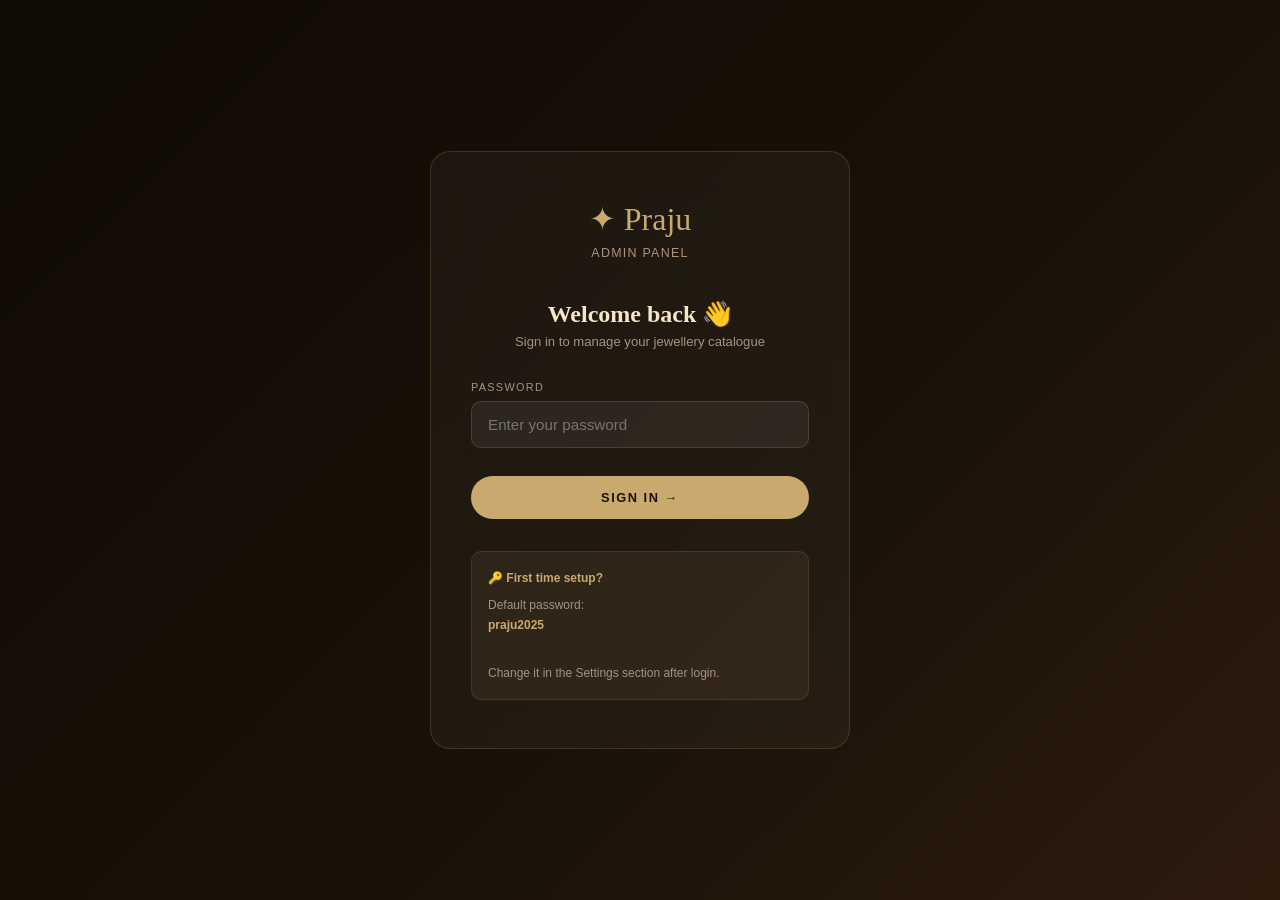
<file: admin.html>
<!DOCTYPE html>
<html lang="en">
<head>
<meta charset="UTF-8"/>
<meta name="viewport" content="width=device-width, initial-scale=1.0"/>
<title>Praju Admin Panel ✦</title>
<style>
:root{
  --gold:#C9A96E;--gold-d:#A07840;--gold-l:#F5E6C8;--gold-p:#FDF6EC;
  --rose:#E8748A;--green:#22C55E;--red:#EF4444;--orange:#F59E0B;
  --ink:#1A1208;--mid:#6B5744;--muted:#A8937E;
  --cream:#FFF8F0;--white:#fff;--dark:#0F0A04;
  --ff:'Georgia',serif;--ffs:'Segoe UI',Arial,sans-serif;
  --r:10px;--rr:999px;--sh:0 4px 20px rgba(45,27,14,.1);--sh2:0 12px 40px rgba(45,27,14,.18);
}
*,*::before,*::after{box-sizing:border-box;margin:0;padding:0}
html{font-size:16px}
body{font-family:var(--ffs);background:#0F0A04;color:var(--cream);min-height:100vh}
a{text-decoration:none;color:inherit}
button{border:none;font-family:inherit;cursor:pointer}
input,textarea,select{font-family:inherit}
::selection{background:var(--gold-l);color:var(--ink)}

/* ── LOGIN ── */
#loginScreen{
  position:fixed;inset:0;background:linear-gradient(135deg,#0F0A04 0%,#1A1208 60%,#2D1B0E 100%);
  display:flex;align-items:center;justify-content:center;z-index:999;
}
.login-box{
  background:rgba(255,248,240,.04);border:1px solid rgba(201,169,110,.2);
  border-radius:20px;padding:3rem 2.5rem;width:100%;max-width:420px;
  backdrop-filter:blur(20px);text-align:center;
}
.login-logo{font-family:var(--ff);font-size:2rem;color:var(--gold);margin-bottom:.5rem}
.login-sub{font-size:.78rem;color:var(--muted);letter-spacing:.1em;text-transform:uppercase;margin-bottom:2.5rem}
.login-box h2{font-family:var(--ff);font-size:1.5rem;color:var(--gold-l);margin-bottom:.4rem}
.login-box p{font-size:.82rem;color:var(--muted);margin-bottom:2rem}
.login-field{margin-bottom:1.25rem;text-align:left}
.login-field label{display:block;font-size:.68rem;letter-spacing:.12em;text-transform:uppercase;color:var(--muted);margin-bottom:.5rem}
.login-field input{
  width:100%;padding:.85rem 1rem;background:rgba(255,255,255,.06);
  border:1px solid rgba(201,169,110,.2);border-radius:var(--r);
  color:var(--gold-l);font-size:.95rem;outline:none;
  transition:border-color .2s;
}
.login-field input:focus{border-color:var(--gold)}
.login-btn{
  width:100%;padding:.9rem;background:var(--gold);color:var(--ink);
  border-radius:var(--rr);font-size:.8rem;letter-spacing:.12em;
  text-transform:uppercase;font-weight:700;cursor:pointer;
  transition:all .25s;margin-top:.5rem;
}
.login-btn:hover{background:var(--gold-d);color:#fff}
.login-err{color:var(--rose);font-size:.78rem;margin-top:.75rem;display:none}
.setup-hint{
  margin-top:2rem;padding:1rem;background:rgba(201,169,110,.08);
  border-radius:var(--r);border:1px solid rgba(201,169,110,.15);
  font-size:.75rem;color:var(--muted);line-height:1.7;text-align:left;
}
.setup-hint strong{color:var(--gold);display:block;margin-bottom:.4rem}

/* ── MAIN APP ── */
#app{display:none}

/* TOP BAR */
.topbar{
  position:sticky;top:0;z-index:100;
  background:rgba(15,10,4,.95);backdrop-filter:blur(16px);
  border-bottom:1px solid rgba(201,169,110,.12);
  display:flex;align-items:center;justify-content:space-between;
  padding:.85rem 1.5rem;
}
.tb-logo{font-family:var(--ff);font-size:1.3rem;color:var(--gold);display:flex;align-items:center;gap:.5rem}
.tb-logo span{font-size:.7rem;letter-spacing:.15em;text-transform:uppercase;color:var(--muted);font-family:var(--ffs)}
.tb-right{display:flex;align-items:center;gap:.75rem}
.tb-store-btn{
  display:flex;align-items:center;gap:.4rem;
  background:rgba(201,169,110,.1);color:var(--gold);border-radius:var(--rr);
  padding:.45rem 1rem;font-size:.72rem;letter-spacing:.08em;text-transform:uppercase;
  border:1px solid rgba(201,169,110,.2);transition:all .2s;cursor:pointer;
}
.tb-store-btn:hover{background:var(--gold);color:var(--ink)}
.tb-logout{
  background:rgba(239,68,68,.1);color:#EF4444;border-radius:var(--rr);
  padding:.45rem .85rem;font-size:.72rem;letter-spacing:.08em;text-transform:uppercase;
  border:1px solid rgba(239,68,68,.2);cursor:pointer;transition:all .2s;
}
.tb-logout:hover{background:#EF4444;color:#fff}

/* MAIN LAYOUT */
.main{max-width:1200px;margin:0 auto;padding:2rem 1.5rem}

/* STATS BAR */
.stats-bar{
  display:grid;grid-template-columns:repeat(4,1fr);gap:1rem;margin-bottom:2rem;
}
.scard{
  background:rgba(255,248,240,.04);border:1px solid rgba(201,169,110,.12);
  border-radius:var(--r);padding:1.1rem 1.25rem;
}
.sc-num{font-family:var(--ff);font-size:2rem;color:var(--gold);line-height:1}
.sc-lbl{font-size:.68rem;letter-spacing:.12em;text-transform:uppercase;color:var(--muted);margin-top:.3rem}
@media(max-width:640px){.stats-bar{grid-template-columns:repeat(2,1fr)}}

/* SECTION HEADER */
.sec-hdr{
  display:flex;align-items:center;justify-content:space-between;
  margin-bottom:1.5rem;flex-wrap:wrap;gap:1rem;
}
.sec-hdr h2{font-family:var(--ff);font-size:1.4rem;color:var(--gold-l)}
.sec-hdr p{font-size:.78rem;color:var(--muted);margin-top:.2rem}

/* BUTTONS */
.btn{
  display:inline-flex;align-items:center;gap:.4rem;
  padding:.65rem 1.4rem;border-radius:var(--rr);
  font-size:.72rem;letter-spacing:.1em;text-transform:uppercase;font-weight:700;
  transition:all .2s;cursor:pointer;white-space:nowrap;
}
.btn-gold{background:var(--gold);color:var(--ink)}
.btn-gold:hover{background:var(--gold-d);color:#fff;transform:translateY(-1px)}
.btn-outline{background:transparent;color:var(--gold);border:1px solid rgba(201,169,110,.3)}
.btn-outline:hover{background:rgba(201,169,110,.1)}
.btn-red{background:rgba(239,68,68,.15);color:#EF4444;border:1px solid rgba(239,68,68,.2)}
.btn-red:hover{background:#EF4444;color:#fff}
.btn-green{background:rgba(34,197,94,.15);color:#22C55E;border:1px solid rgba(34,197,94,.2)}
.btn-green:hover{background:#22C55E;color:#fff}
.btn-sm{padding:.4rem .85rem;font-size:.65rem}

/* FILTER */
.filter-row{display:flex;gap:.5rem;flex-wrap:wrap;margin-bottom:1.5rem}
.filter-chip{
  padding:.4rem 1rem;border-radius:var(--rr);
  background:rgba(255,255,255,.05);border:1px solid rgba(201,169,110,.15);
  font-size:.68rem;letter-spacing:.08em;text-transform:uppercase;color:var(--muted);
  cursor:pointer;transition:all .2s;
}
.filter-chip:hover,.filter-chip.on{background:var(--gold);color:var(--ink);border-color:var(--gold)}

/* PRODUCT TABLE / GRID */
.prod-grid{display:grid;grid-template-columns:repeat(auto-fill,minmax(260px,1fr));gap:1.25rem}
.prod-card{
  background:rgba(255,248,240,.04);border:1px solid rgba(201,169,110,.12);
  border-radius:14px;overflow:hidden;transition:all .25s;
}
.prod-card:hover{border-color:rgba(201,169,110,.3);transform:translateY(-2px)}
.prod-card.out-of-stock{opacity:.6}
.pc-img{
  aspect-ratio:1;overflow:hidden;position:relative;
  background:rgba(201,169,110,.08);
}
.pc-img img{width:100%;height:100%;object-fit:cover;transition:transform .3s}
.prod-card:hover .pc-img img{transform:scale(1.04)}
.pc-img-placeholder{
  width:100%;height:100%;display:flex;align-items:center;justify-content:center;
  font-size:3rem;background:rgba(201,169,110,.06);
}
.pc-status{
  position:absolute;top:.6rem;right:.6rem;
  padding:.22rem .65rem;border-radius:var(--rr);font-size:.58rem;
  letter-spacing:.08em;text-transform:uppercase;font-weight:700;
}
.status-in{background:rgba(34,197,94,.2);color:#22C55E;border:1px solid rgba(34,197,94,.3)}
.status-out{background:rgba(239,68,68,.2);color:#EF4444;border:1px solid rgba(239,68,68,.3)}
.pc-badge{
  position:absolute;top:.6rem;left:.6rem;
  background:var(--rose);color:#fff;
  padding:.22rem .65rem;border-radius:var(--rr);font-size:.58rem;
  letter-spacing:.08em;text-transform:uppercase;
}
.pc-body{padding:1rem}
.pc-cat{font-size:.6rem;letter-spacing:.14em;text-transform:uppercase;color:var(--gold);margin-bottom:.3rem}
.pc-name{font-family:var(--ff);font-size:1.05rem;color:var(--gold-l);margin-bottom:.25rem;line-height:1.3}
.pc-mat{font-size:.72rem;color:var(--muted);margin-bottom:.75rem;line-height:1.5}
.pc-price{font-family:var(--ff);font-size:1.15rem;color:var(--gold);margin-bottom:.85rem}
.pc-cmp{font-size:.75rem;color:var(--muted);text-decoration:line-through;margin-left:.25rem}
.pc-actions{display:flex;gap:.5rem}

/* MODAL */
.modal-bg{
  position:fixed;inset:0;background:rgba(0,0,0,.75);z-index:500;
  display:flex;align-items:center;justify-content:center;
  opacity:0;visibility:hidden;transition:all .3s;padding:1rem;
  backdrop-filter:blur(6px);
}
.modal-bg.open{opacity:1;visibility:visible}
.modal{
  background:#1A1208;border:1px solid rgba(201,169,110,.2);
  border-radius:20px;width:100%;max-width:540px;
  max-height:90vh;overflow-y:auto;
  transform:translateY(20px);transition:transform .3s;
}
.modal-bg.open .modal{transform:translateY(0)}
.modal-head{
  display:flex;align-items:center;justify-content:space-between;
  padding:1.5rem 1.75rem;border-bottom:1px solid rgba(201,169,110,.12);
  position:sticky;top:0;background:#1A1208;z-index:1;
}
.modal-head h3{font-family:var(--ff);font-size:1.25rem;color:var(--gold-l)}
.modal-close{font-size:1.2rem;color:var(--muted);cursor:pointer;transition:color .2s;background:none;border:none}
.modal-close:hover{color:var(--gold)}
.modal-body{padding:1.75rem}
.mfield{margin-bottom:1.25rem}
.mfield label{
  display:flex;align-items:center;justify-content:space-between;
  font-size:.68rem;letter-spacing:.1em;text-transform:uppercase;
  color:var(--muted);margin-bottom:.5rem;
}
.mfield input,.mfield textarea,.mfield select{
  width:100%;padding:.75rem 1rem;background:rgba(255,255,255,.06);
  border:1px solid rgba(201,169,110,.2);border-radius:var(--r);
  color:var(--gold-l);font-size:.9rem;outline:none;
  transition:border-color .2s;appearance:none;
}
.mfield input:focus,.mfield textarea:focus,.mfield select:focus{border-color:var(--gold)}
.mfield input::placeholder,.mfield textarea::placeholder{color:rgba(168,147,126,.5)}
.mfield select option{background:#1A1208;color:var(--gold-l)}
.mrow{display:grid;grid-template-columns:1fr 1fr;gap:1rem}
.mfield-toggle{display:flex;align-items:center;gap:.85rem}
.toggle{
  width:44px;height:24px;background:rgba(255,255,255,.1);border-radius:var(--rr);
  position:relative;cursor:pointer;transition:background .2s;border:none;flex-shrink:0;
}
.toggle.on{background:var(--green)}
.toggle::after{
  content:'';position:absolute;top:2px;left:2px;
  width:20px;height:20px;border-radius:50%;background:#fff;
  transition:transform .2s;
}
.toggle.on::after{transform:translateX(20px)}
.toggle-lbl{font-size:.82rem;color:var(--muted)}
.img-preview{
  width:100%;aspect-ratio:16/9;border-radius:var(--r);overflow:hidden;
  background:rgba(201,169,110,.06);border:1px solid rgba(201,169,110,.15);
  display:flex;align-items:center;justify-content:center;margin-top:.6rem;
  font-size:.78rem;color:var(--muted);
}
.img-preview img{width:100%;height:100%;object-fit:cover}
.modal-foot{
  display:flex;gap:.75rem;justify-content:flex-end;
  padding:1.25rem 1.75rem;border-top:1px solid rgba(201,169,110,.12);
  position:sticky;bottom:0;background:#1A1208;
}

/* DELETE CONFIRM */
.del-modal .modal{max-width:400px;text-align:center}
.del-icon{font-size:3rem;margin-bottom:1rem}
.del-modal .modal-body{padding:2rem 1.75rem}
.del-modal h3{font-family:var(--ff);font-size:1.3rem;color:var(--gold-l);margin-bottom:.6rem}
.del-modal p{font-size:.85rem;color:var(--muted);line-height:1.7;margin-bottom:1.5rem}

/* TOAST */
.toast{
  position:fixed;bottom:2rem;left:50%;transform:translateX(-50%) translateY(10px);
  z-index:9999;background:#1A1208;color:var(--gold-l);
  padding:.8rem 1.75rem;border-radius:var(--rr);font-size:.82rem;
  display:flex;align-items:center;gap:.5rem;
  opacity:0;transition:all .3s;pointer-events:none;
  border:1px solid rgba(201,169,110,.2);box-shadow:var(--sh2);
  white-space:nowrap;
}
.toast.show{opacity:1;transform:translateX(-50%) translateY(0)}
.toast.success .ti{color:var(--green)}
.toast.error .ti{color:var(--rose)}
.toast.info .ti{color:var(--gold)}

/* SAVING OVERLAY */
.saving{
  position:fixed;inset:0;background:rgba(0,0,0,.6);z-index:9000;
  display:flex;align-items:center;justify-content:center;flex-direction:column;gap:1rem;
  opacity:0;visibility:hidden;transition:all .3s;backdrop-filter:blur(4px);
}
.saving.show{opacity:1;visibility:visible}
.saving-spin{
  width:48px;height:48px;border:3px solid rgba(201,169,110,.2);
  border-top-color:var(--gold);border-radius:50%;
  animation:spin .8s linear infinite;
}
@keyframes spin{to{transform:rotate(360deg)}}
.saving p{color:var(--gold-l);font-size:.9rem;letter-spacing:.08em}

/* SETUP SCREEN */
#setupScreen{
  max-width:580px;margin:3rem auto;
  background:rgba(255,248,240,.04);border:1px solid rgba(201,169,110,.2);
  border-radius:20px;padding:2.5rem;display:none;
}
#setupScreen h2{font-family:var(--ff);font-size:1.5rem;color:var(--gold-l);margin-bottom:.5rem}
#setupScreen p{font-size:.85rem;color:var(--muted);line-height:1.8;margin-bottom:1.25rem}
.setup-step{
  display:flex;gap:1rem;padding:1rem;background:rgba(201,169,110,.05);
  border-radius:var(--r);border:1px solid rgba(201,169,110,.12);margin-bottom:.75rem;
  align-items:flex-start;
}
.step-num{
  width:28px;height:28px;border-radius:50%;background:var(--gold);color:var(--ink);
  display:flex;align-items:center;justify-content:center;font-size:.78rem;font-weight:700;
  flex-shrink:0;margin-top:.1rem;
}
.step-content strong{display:block;font-size:.85rem;color:var(--gold-l);margin-bottom:.25rem}
.step-content p{font-size:.78rem;color:var(--muted);line-height:1.6}
.step-content a{color:var(--gold);border-bottom:1px solid rgba(201,169,110,.3)}
.token-field{margin-top:1.5rem}
.token-field label{display:block;font-size:.7rem;letter-spacing:.12em;text-transform:uppercase;color:var(--muted);margin-bottom:.5rem}
.token-field input{
  width:100%;padding:.8rem 1rem;background:rgba(255,255,255,.06);
  border:1px solid rgba(201,169,110,.2);border-radius:var(--r);
  color:var(--gold-l);font-size:.88rem;outline:none;
}
.token-field input:focus{border-color:var(--gold)}

/* EMPTY STATE */
.empty{text-align:center;padding:4rem 2rem;color:var(--muted)}
.empty span{font-size:3rem;display:block;margin-bottom:1rem}
.empty p{font-size:.88rem;line-height:1.8;margin-bottom:1.5rem}

/* RESPONSIVE */
@media(max-width:600px){
  .topbar{padding:.75rem 1rem}
  .main{padding:1.25rem 1rem}
  .mrow{grid-template-columns:1fr}
  .modal-foot{flex-direction:column}
  .modal-foot .btn{width:100%;justify-content:center}
}
</style>
</head>
<body>

<!-- SAVING OVERLAY -->
<div class="saving" id="saving">
  <div class="saving-spin"></div>
  <p id="savingMsg">Saving to GitHub…</p>
</div>

<!-- TOAST -->
<div class="toast" id="toast"><span class="ti" id="ti">✦</span><span id="tm"></span></div>

<!-- ══════════════════════════════════════
     LOGIN SCREEN
══════════════════════════════════════ -->
<div id="loginScreen">
  <div class="login-box">
    <div class="login-logo">✦ Praju</div>
    <div class="login-sub">Admin Panel</div>
    <h2>Welcome back 👋</h2>
    <p>Sign in to manage your jewellery catalogue</p>
    <div class="login-field">
      <label>Password</label>
      <input type="password" id="loginPwd" placeholder="Enter your password" onkeydown="if(event.key==='Enter')doLogin()"/>
    </div>
    <button class="login-btn" onclick="doLogin()">Sign In →</button>
    <div class="login-err" id="loginErr">❌ Wrong password. Try again.</div>
    <div class="setup-hint">
      <strong>🔑 First time setup?</strong>
      Default password: <strong style="color:var(--gold)">praju2025</strong><br/>
      Change it in the Settings section after login.
    </div>
  </div>
</div>

<!-- ══════════════════════════════════════
     MAIN APP
══════════════════════════════════════ -->
<div id="app">

  <!-- TOP BAR -->
  <nav class="topbar">
    <div class="tb-logo">
      ✦ Praju <span>Admin Panel</span>
    </div>
    <div class="tb-right">
      <button class="tb-store-btn" onclick="window.open('https://vitthal8.github.io/praju-jewellery-website','_blank')">
        🌐 View Store
      </button>
      <button class="tb-logout" onclick="doLogout()">Logout</button>
    </div>
  </nav>

  <div class="main">

    <!-- STATS BAR -->
    <div class="stats-bar">
      <div class="scard">
        <div class="sc-num" id="statTotal">0</div>
        <div class="sc-lbl">Total Products</div>
      </div>
      <div class="scard">
        <div class="sc-num" id="statInStock">0</div>
        <div class="sc-lbl">In Stock</div>
      </div>
      <div class="scard">
        <div class="sc-num" id="statOutStock">0</div>
        <div class="sc-lbl">Out of Stock</div>
      </div>
      <div class="scard">
        <div class="sc-num" id="statCats">0</div>
        <div class="sc-lbl">Categories</div>
      </div>
    </div>

    <!-- SETUP NOTICE (shown if no token) -->
    <div id="setupScreen">
      <h2>⚙️ One-Time Setup Required</h2>
      <p>To save changes to your store, you need a <strong style="color:var(--gold)">GitHub Personal Access Token</strong>. This is a free one-time setup. Follow the steps below:</p>
      <div class="setup-step">
        <div class="step-num">1</div>
        <div class="step-content">
          <strong>Go to GitHub Token Settings</strong>
          <p>Visit: <a href="https://github.com/settings/tokens/new" target="_blank">github.com/settings/tokens/new</a></p>
        </div>
      </div>
      <div class="setup-step">
        <div class="step-num">2</div>
        <div class="step-content">
          <strong>Create the token</strong>
          <p>Note: "Praju Admin" · Expiration: No expiration · Scopes: tick <strong style="color:var(--gold)">repo</strong> checkbox only</p>
        </div>
      </div>
      <div class="setup-step">
        <div class="step-num">3</div>
        <div class="step-content">
          <strong>Copy the token</strong>
          <p>It starts with <code style="color:var(--gold)">ghp_</code> — copy it immediately, you only see it once!</p>
        </div>
      </div>
      <div class="setup-step">
        <div class="step-num">4</div>
        <div class="step-content">
          <strong>Paste it below and save</strong>
          <p>Token is saved only in your browser — never shared with anyone.</p>
        </div>
      </div>
      <div class="token-field">
        <label>GitHub Personal Access Token</label>
        <input type="password" id="tokenInput" placeholder="ghp_xxxxxxxxxxxxxxxxxxxx"/>
      </div>
      <br/>
      <button class="btn btn-gold" onclick="saveToken()" style="margin-top:.5rem">Save Token & Start Managing ✦</button>
    </div>

    <!-- CATALOGUE SECTION -->
    <div id="catalogueSection">
      <div class="sec-hdr">
        <div>
          <h2>Product Catalogue</h2>
          <p>Manage your jewellery collection — add, edit, delete products</p>
        </div>
        <button class="btn btn-gold" onclick="openAddModal()">+ Add New Product</button>
      </div>

      <!-- FILTER CHIPS -->
      <div class="filter-row">
        <button class="filter-chip on" onclick="filterProds(this,'all')">All</button>
        <button class="filter-chip" onclick="filterProds(this,'mangalsutra')">Mangalsutra</button>
        <button class="filter-chip" onclick="filterProds(this,'earrings')">Earrings</button>
        <button class="filter-chip" onclick="filterProds(this,'nath')">Nath</button>
        <button class="filter-chip" onclick="filterProds(this,'bracelet')">Bracelets</button>
        <button class="filter-chip" onclick="filterProds(this,'custom')">Custom</button>
        <button class="filter-chip" onclick="filterProds(this,'out')">Out of Stock</button>
      </div>

      <!-- PRODUCT GRID -->
      <div class="prod-grid" id="prodGrid"></div>
    </div>

  </div><!-- /main -->
</div><!-- /app -->

<!-- ══════════════════════════════════════
     ADD / EDIT MODAL
══════════════════════════════════════ -->
<div class="modal-bg" id="productModal">
  <div class="modal">
    <div class="modal-head">
      <h3 id="modalTitle">Add New Product</h3>
      <button class="modal-close" onclick="closeModal('productModal')">✕</button>
    </div>
    <div class="modal-body">
      <input type="hidden" id="editId"/>

      <div class="mfield">
        <label>Product Name <span style="color:var(--rose)">*</span></label>
        <input type="text" id="pName" placeholder="e.g. Pearl Cluster Earrings"/>
      </div>

      <div class="mrow">
        <div class="mfield">
          <label>Category <span style="color:var(--rose)">*</span></label>
          <select id="pCat">
            <option value="">Select…</option>
            <option value="mangalsutra">Mangalsutra</option>
            <option value="earrings">Earrings</option>
            <option value="nath">Nath</option>
            <option value="bracelet">Bracelet</option>
            <option value="necklace">Necklace</option>
            <option value="custom">Custom</option>
            <option value="other">Other</option>
          </select>
        </div>
        <div class="mfield">
          <label>Badge <span style="font-style:italic;color:var(--muted);text-transform:none;letter-spacing:0">(optional)</span></label>
          <select id="pBadge">
            <option value="">None</option>
            <option value="New">New</option>
            <option value="Bestseller">Bestseller</option>
            <option value="Hot">Hot</option>
            <option value="Premium">Premium</option>
            <option value="Sale">Sale</option>
            <option value="Custom">Custom</option>
            <option value="Limited">Limited</option>
          </select>
        </div>
      </div>

      <div class="mrow">
        <div class="mfield">
          <label>Price (₹) <span style="color:var(--rose)">*</span></label>
          <input type="number" id="pPrice" placeholder="499" min="1"/>
        </div>
        <div class="mfield">
          <label>Original Price (₹) <span style="font-style:italic;color:var(--muted);text-transform:none;letter-spacing:0">(for strikethrough)</span></label>
          <input type="number" id="pCmpPrice" placeholder="699" min="1"/>
        </div>
      </div>

      <div class="mfield">
        <label>Material / Description</label>
        <textarea id="pMat" rows="2" placeholder="e.g. Gold-plated brass, freshwater pearls, anti-tarnish coating"></textarea>
      </div>

      <div class="mfield">
        <label>
          Image Path or URL
          <span style="font-size:.65rem;color:var(--muted);text-transform:none;letter-spacing:0">For uploaded images use: images/filename.jpg</span>
        </label>
        <input type="text" id="pImg" placeholder="images/your-photo.jpg" oninput="previewImg(this.value)"/>
        <div class="img-preview" id="imgPreview">
          <span>Image preview will appear here</span>
        </div>
      </div>

      <div class="mfield">
        <div class="mfield-toggle">
          <button class="toggle on" id="stockToggle" onclick="toggleStock()"></button>
          <span class="toggle-lbl" id="stockLabel">✅ In Stock</span>
        </div>
      </div>
    </div>
    <div class="modal-foot">
      <button class="btn btn-outline" onclick="closeModal('productModal')">Cancel</button>
      <button class="btn btn-gold" onclick="saveProduct()">Save Product ✦</button>
    </div>
  </div>
</div>

<!-- DELETE CONFIRM MODAL -->
<div class="modal-bg del-modal" id="deleteModal">
  <div class="modal">
    <div class="modal-body">
      <div class="del-icon">🗑️</div>
      <h3>Delete Product?</h3>
      <p id="delProductName" style="color:var(--gold);font-family:var(--ff);font-size:1.1rem;margin-bottom:.5rem"></p>
      <p>This will permanently remove the product from your store. This cannot be undone.</p>
      <div style="display:flex;gap:.75rem;justify-content:center;margin-top:1.5rem">
        <button class="btn btn-outline" onclick="closeModal('deleteModal')">Cancel</button>
        <button class="btn btn-red" onclick="confirmDelete()">Yes, Delete</button>
      </div>
    </div>
  </div>
</div>

<script>
// ══════════════════════════════════════════════════════════════════
// CONFIG — Change REPO_OWNER and REPO_NAME if needed
// ══════════════════════════════════════════════════════════════════
const CONFIG = {
  owner: 'Vitthal8',
  repo: 'praju-jewellery-website',
  file: 'products.json',
  branch: 'main',
  password: localStorage.getItem('praju_pwd') || 'praju2025'
};

// ══════════════════════════════════════════════════════════════════
// STATE
// ══════════════════════════════════════════════════════════════════
let products = [];
let deleteTargetId = null;
let stockIsOn = true;
let activeFilter = 'all';
let fileSha = '';

// ══════════════════════════════════════════════════════════════════
// AUTH
// ══════════════════════════════════════════════════════════════════
function doLogin() {
  const pwd = document.getElementById('loginPwd').value;
  if (pwd === CONFIG.password) {
    document.getElementById('loginScreen').style.display = 'none';
    document.getElementById('app').style.display = 'block';
    init();
  } else {
    document.getElementById('loginErr').style.display = 'block';
    document.getElementById('loginPwd').value = '';
    document.getElementById('loginPwd').focus();
  }
}

function doLogout() {
  document.getElementById('loginScreen').style.display = 'flex';
  document.getElementById('app').style.display = 'none';
  document.getElementById('loginPwd').value = '';
}

// ══════════════════════════════════════════════════════════════════
// GITHUB API
// ══════════════════════════════════════════════════════════════════
function getToken() { return localStorage.getItem('praju_github_token') || ''; }

function saveToken() {
  const t = document.getElementById('tokenInput').value.trim();
  if (!t.startsWith('ghp_') && !t.startsWith('github_pat_')) {
    showToast('Please enter a valid token (starts with ghp_)', 'error'); return;
  }
  localStorage.setItem('praju_github_token', t);
  document.getElementById('setupScreen').style.display = 'none';
  showToast('Token saved! Loading your products…', 'success');
  loadProducts();
}

async function loadProducts() {
  const token = getToken();
  if (!token) {
    document.getElementById('setupScreen').style.display = 'block';
    // Try loading from raw URL without auth (read-only)
    try {
      const url = `https://raw.githubusercontent.com/${CONFIG.owner}/${CONFIG.repo}/${CONFIG.branch}/${CONFIG.file}?t=${Date.now()}`;
      const res = await fetch(url);
      if (res.ok) {
        products = await res.json();
        renderProducts();
        updateStats();
        showToast('Products loaded (read-only mode)', 'info');
      }
    } catch(e) {}
    return;
  }

  try {
    const res = await fetch(
      `https://api.github.com/repos/${CONFIG.owner}/${CONFIG.repo}/contents/${CONFIG.file}`,
      { headers: { Authorization: `token ${token}`, Accept: 'application/vnd.github.v3+json' } }
    );
    if (res.status === 401) { showToast('Token expired or invalid. Please update it.', 'error'); document.getElementById('setupScreen').style.display = 'block'; return; }
    const data = await res.json();
    fileSha = data.sha;
    products = JSON.parse(atob(data.content.replace(/\n/g,'')));
    document.getElementById('setupScreen').style.display = 'none';
    renderProducts();
    updateStats();
  } catch(e) {
    showToast('Could not load products: ' + e.message, 'error');
  }
}

async function saveToGitHub() {
  const token = getToken();
  if (!token) { showToast('Please set up your GitHub token first', 'error'); return false; }

  showSaving('Saving to your store…');
  try {
    const content = btoa(unescape(encodeURIComponent(JSON.stringify(products, null, 2))));
    const body = { message: 'Update products via Admin Panel', content, branch: CONFIG.branch };
    if (fileSha) body.sha = fileSha;

    const res = await fetch(
      `https://api.github.com/repos/${CONFIG.owner}/${CONFIG.repo}/contents/${CONFIG.file}`,
      {
        method: 'PUT',
        headers: { Authorization: `token ${token}`, Accept: 'application/vnd.github.v3+json', 'Content-Type': 'application/json' },
        body: JSON.stringify(body)
      }
    );
    const data = await res.json();
    if (res.ok) {
      fileSha = data.content.sha;
      hideSaving();
      return true;
    } else {
      hideSaving();
      showToast('Save failed: ' + (data.message || 'Unknown error'), 'error');
      return false;
    }
  } catch(e) {
    hideSaving();
    showToast('Save failed: ' + e.message, 'error');
    return false;
  }
}

// ══════════════════════════════════════════════════════════════════
// RENDER
// ══════════════════════════════════════════════════════════════════
function renderProducts(filter) {
  filter = filter || activeFilter;
  const grid = document.getElementById('prodGrid');
  let list = products;
  if (filter === 'out') list = products.filter(p => !p.inStock);
  else if (filter !== 'all') list = products.filter(p => p.cat === filter || p.category === filter);

  if (!list.length) {
    grid.innerHTML = `<div class="empty" style="grid-column:1/-1">
      <span>✦</span>
      <p>No products in this category yet.<br/>Click "+ Add New Product" to get started!</p>
      <button class="btn btn-gold" onclick="openAddModal()">+ Add Product</button>
    </div>`; return;
  }

  grid.innerHTML = list.map(p => {
    const cat = p.cat || p.category || '';
    const img = p.img || p.image || '';
    const cmp = p.comparePrice || p.cmp;
    const stock = p.inStock !== false;
    const imgHtml = img
      ? `<img src="${img}" alt="${p.name}" loading="lazy" onerror='this.onerror=null;this.outerHTML="&lt;div class=&#39;pc-img-placeholder&#39;&gt;💍&lt;/div&gt;"'>`
      : `<div class="pc-img-placeholder">💍</div>`;
    return `
    <div class="prod-card ${stock?'':'out-of-stock'}" id="pc${p.id}">
      <div class="pc-img">
        ${imgHtml}
        <span class="pc-status ${stock?'status-in':'status-out'}">${stock?'In Stock':'Out of Stock'}</span>
        ${p.badge ? `<span class="pc-badge">${p.badge}</span>` : ''}
      </div>
      <div class="pc-body">
        <div class="pc-cat">${cat}</div>
        <div class="pc-name">${p.name}</div>
        <div class="pc-mat">${p.material || p.mat || ''}</div>
        <div class="pc-price">₹${(p.price||0).toLocaleString('en-IN')}${cmp?`<span class="pc-cmp">₹${cmp.toLocaleString('en-IN')}</span>`:''}</div>
        <div class="pc-actions">
          <button class="btn btn-outline btn-sm" onclick="openEditModal(${p.id})">✏️ Edit</button>
          <button class="btn btn-${stock?'red':'green'} btn-sm" onclick="toggleStockById(${p.id})">${stock?'Mark Sold Out':'Mark In Stock'}</button>
          <button class="btn btn-red btn-sm" onclick="openDeleteModal(${p.id})">🗑️</button>
        </div>
      </div>
    </div>`;
  }).join('');
}

function updateStats() {
  const inStock = products.filter(p => p.inStock !== false).length;
  const cats = [...new Set(products.map(p => p.cat || p.category))].filter(Boolean).length;
  document.getElementById('statTotal').textContent = products.length;
  document.getElementById('statInStock').textContent = inStock;
  document.getElementById('statOutStock').textContent = products.length - inStock;
  document.getElementById('statCats').textContent = cats;
}

function filterProds(btn, cat) {
  document.querySelectorAll('.filter-chip').forEach(c => c.classList.remove('on'));
  btn.classList.add('on');
  activeFilter = cat;
  renderProducts(cat);
}

// ══════════════════════════════════════════════════════════════════
// ADD / EDIT
// ══════════════════════════════════════════════════════════════════
function openAddModal() {
  document.getElementById('modalTitle').textContent = 'Add New Product';
  document.getElementById('editId').value = '';
  document.getElementById('pName').value = '';
  document.getElementById('pCat').value = '';
  document.getElementById('pBadge').value = '';
  document.getElementById('pPrice').value = '';
  document.getElementById('pCmpPrice').value = '';
  document.getElementById('pMat').value = '';
  document.getElementById('pImg').value = '';
  document.getElementById('imgPreview').innerHTML = '<span>Image preview will appear here</span>';
  stockIsOn = true;
  updateToggle();
  openModal('productModal');
}

function openEditModal(id) {
  const p = products.find(x => x.id === id);
  if (!p) return;
  document.getElementById('modalTitle').textContent = 'Edit Product';
  document.getElementById('editId').value = p.id;
  document.getElementById('pName').value = p.name || '';
  document.getElementById('pCat').value = p.cat || p.category || '';
  document.getElementById('pBadge').value = p.badge || '';
  document.getElementById('pPrice').value = p.price || '';
  document.getElementById('pCmpPrice').value = p.comparePrice || p.cmp || '';
  document.getElementById('pMat').value = p.material || p.mat || '';
  const img = p.img || p.image || '';
  document.getElementById('pImg').value = img;
  previewImg(img);
  stockIsOn = p.inStock !== false;
  updateToggle();
  openModal('productModal');
}

async function saveProduct() {
  const name = document.getElementById('pName').value.trim();
  const cat = document.getElementById('pCat').value;
  const price = parseInt(document.getElementById('pPrice').value);

  if (!name) { showToast('Please enter a product name', 'error'); return; }
  if (!cat) { showToast('Please select a category', 'error'); return; }
  if (!price || price < 1) { showToast('Please enter a valid price', 'error'); return; }

  const editId = document.getElementById('editId').value;
  const cmpRaw = parseInt(document.getElementById('pCmpPrice').value);

  const productData = {
    id: editId ? parseInt(editId) : Date.now(),
    name,
    category: cat,
    cat,
    price,
    comparePrice: cmpRaw || null,
    material: document.getElementById('pMat').value.trim(),
    image: document.getElementById('pImg').value.trim(),
    img: document.getElementById('pImg').value.trim(),
    badge: document.getElementById('pBadge').value,
    inStock: stockIsOn
  };

  if (editId) {
    const idx = products.findIndex(p => p.id === parseInt(editId));
    if (idx !== -1) products[idx] = productData;
  } else {
    products.push(productData);
  }

  closeModal('productModal');
  const ok = await saveToGitHub();
  if (ok) {
    renderProducts();
    updateStats();
    showToast(editId ? '✅ Product updated!' : '✅ Product added!', 'success');
  }
}

// ══════════════════════════════════════════════════════════════════
// DELETE
// ══════════════════════════════════════════════════════════════════
function openDeleteModal(id) {
  deleteTargetId = id;
  const p = products.find(x => x.id === id);
  document.getElementById('delProductName').textContent = p ? p.name : '';
  openModal('deleteModal');
}

async function confirmDelete() {
  products = products.filter(p => p.id !== deleteTargetId);
  closeModal('deleteModal');
  const ok = await saveToGitHub();
  if (ok) {
    renderProducts();
    updateStats();
    showToast('🗑️ Product deleted', 'info');
  }
  deleteTargetId = null;
}

// ══════════════════════════════════════════════════════════════════
// STOCK TOGGLE
// ══════════════════════════════════════════════════════════════════
function toggleStock() {
  stockIsOn = !stockIsOn;
  updateToggle();
}

function updateToggle() {
  const btn = document.getElementById('stockToggle');
  const lbl = document.getElementById('stockLabel');
  btn.className = 'toggle' + (stockIsOn ? ' on' : '');
  lbl.textContent = stockIsOn ? '✅ In Stock' : '❌ Out of Stock';
}

async function toggleStockById(id) {
  const p = products.find(x => x.id === id);
  if (!p) return;
  p.inStock = !p.inStock;
  const ok = await saveToGitHub();
  if (ok) {
    renderProducts();
    updateStats();
    showToast(p.inStock ? '✅ Marked as In Stock' : '❌ Marked as Out of Stock', p.inStock ? 'success' : 'info');
  }
}

// ══════════════════════════════════════════════════════════════════
// IMAGE PREVIEW
// ══════════════════════════════════════════════════════════════════
function previewImg(src) {
  const el = document.getElementById('imgPreview');
  if (!src) { el.innerHTML = '<span>Image preview will appear here</span>'; return; }
  el.innerHTML = `<img src="${src}" alt="Preview" onerror="this.parentElement.innerHTML='<span>⚠️ Image not found — check the path</span>'" style="width:100%;height:100%;object-fit:cover">`;
}

// ══════════════════════════════════════════════════════════════════
// MODAL HELPERS
// ══════════════════════════════════════════════════════════════════
function openModal(id) { document.getElementById(id).classList.add('open'); }
function closeModal(id) { document.getElementById(id).classList.remove('open'); }
document.querySelectorAll('.modal-bg').forEach(m => {
  m.addEventListener('click', e => { if (e.target === m) m.classList.remove('open'); });
});

// ══════════════════════════════════════════════════════════════════
// TOAST
// ══════════════════════════════════════════════════════════════════
let toastTimer;
function showToast(msg, type='info') {
  const t = document.getElementById('toast');
  const icon = { success:'✅', error:'❌', info:'✦' };
  document.getElementById('ti').textContent = icon[type] || '✦';
  document.getElementById('tm').textContent = msg;
  t.className = `toast ${type} show`;
  clearTimeout(toastTimer);
  toastTimer = setTimeout(() => t.classList.remove('show'), 3000);
}

// ══════════════════════════════════════════════════════════════════
// SAVING OVERLAY
// ══════════════════════════════════════════════════════════════════
function showSaving(msg) {
  document.getElementById('savingMsg').textContent = msg || 'Saving…';
  document.getElementById('saving').classList.add('show');
}
function hideSaving() { document.getElementById('saving').classList.remove('show'); }

// ══════════════════════════════════════════════════════════════════
// INIT
// ══════════════════════════════════════════════════════════════════
function init() {
  loadProducts();
}

// Enter key on login
document.getElementById('loginPwd').addEventListener('keydown', e => {
  if (e.key === 'Enter') doLogin();
});
</script>
</body>
</html>
</file>
